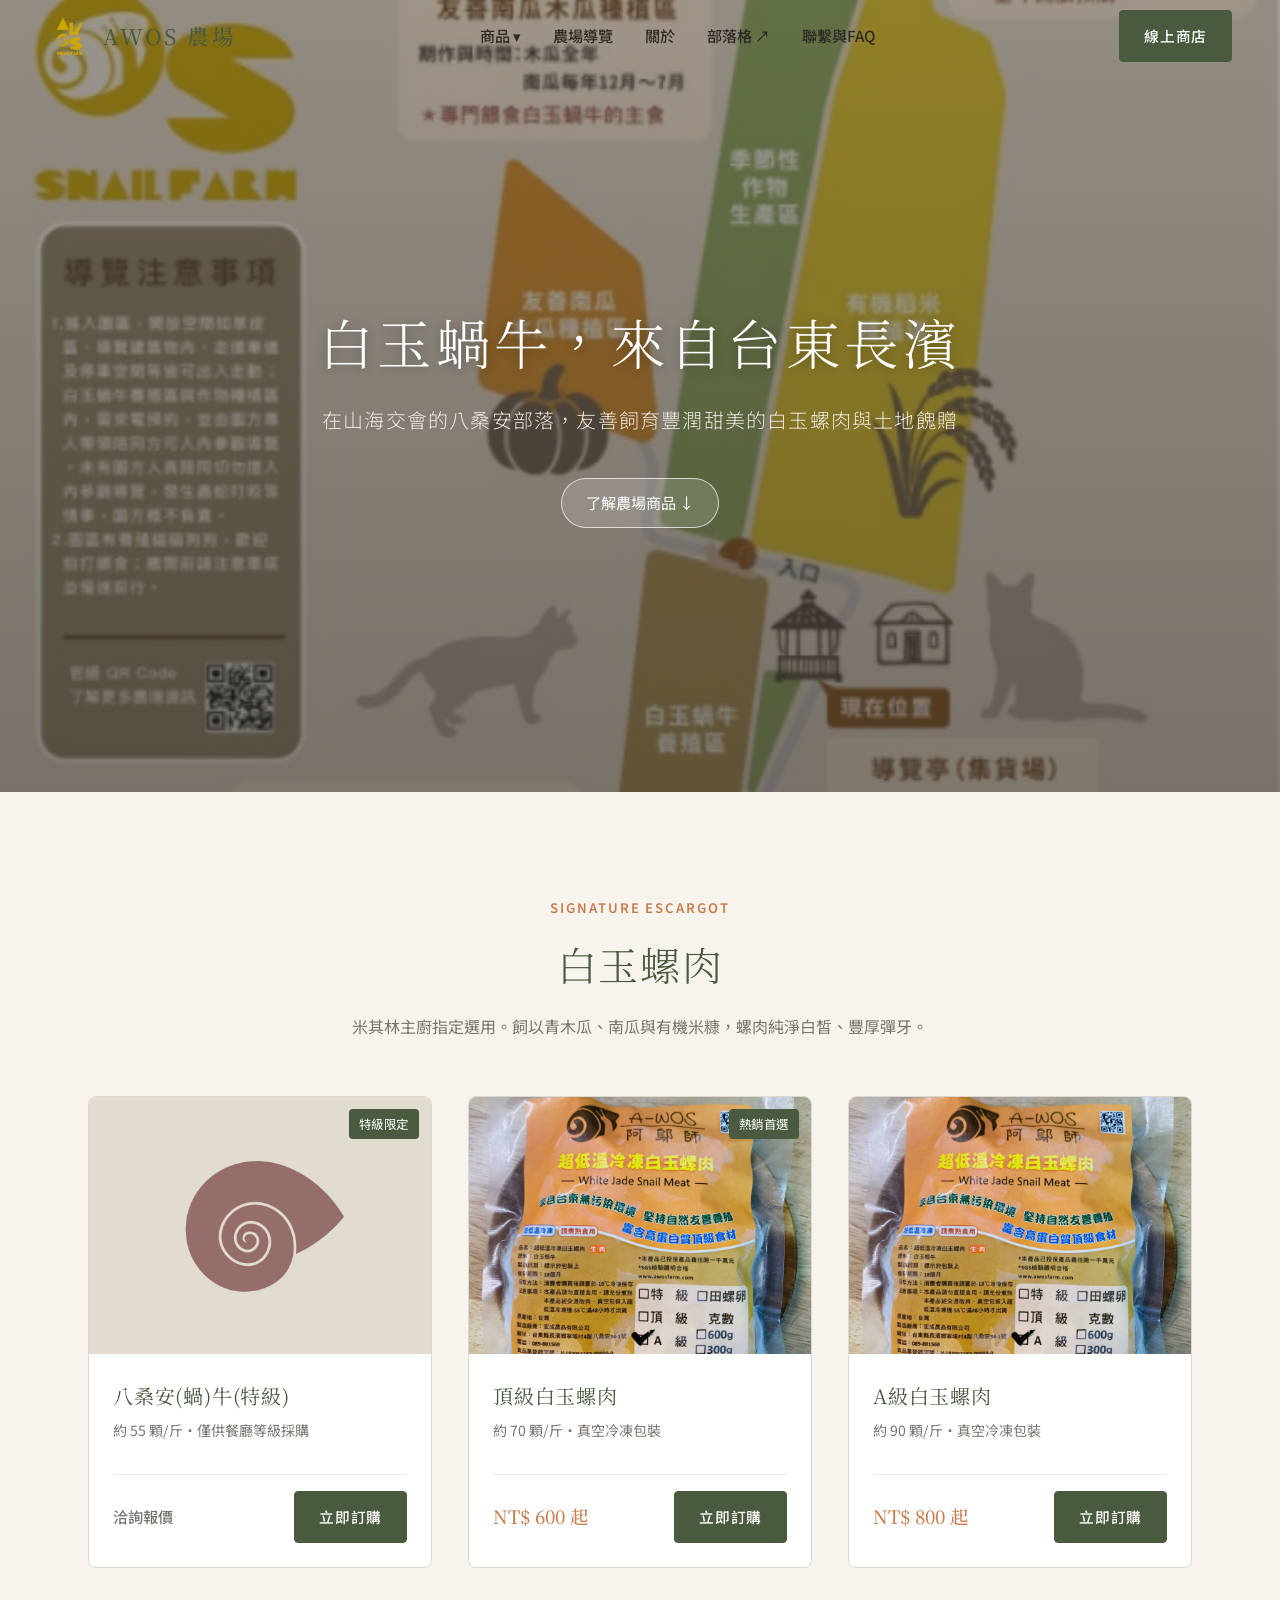
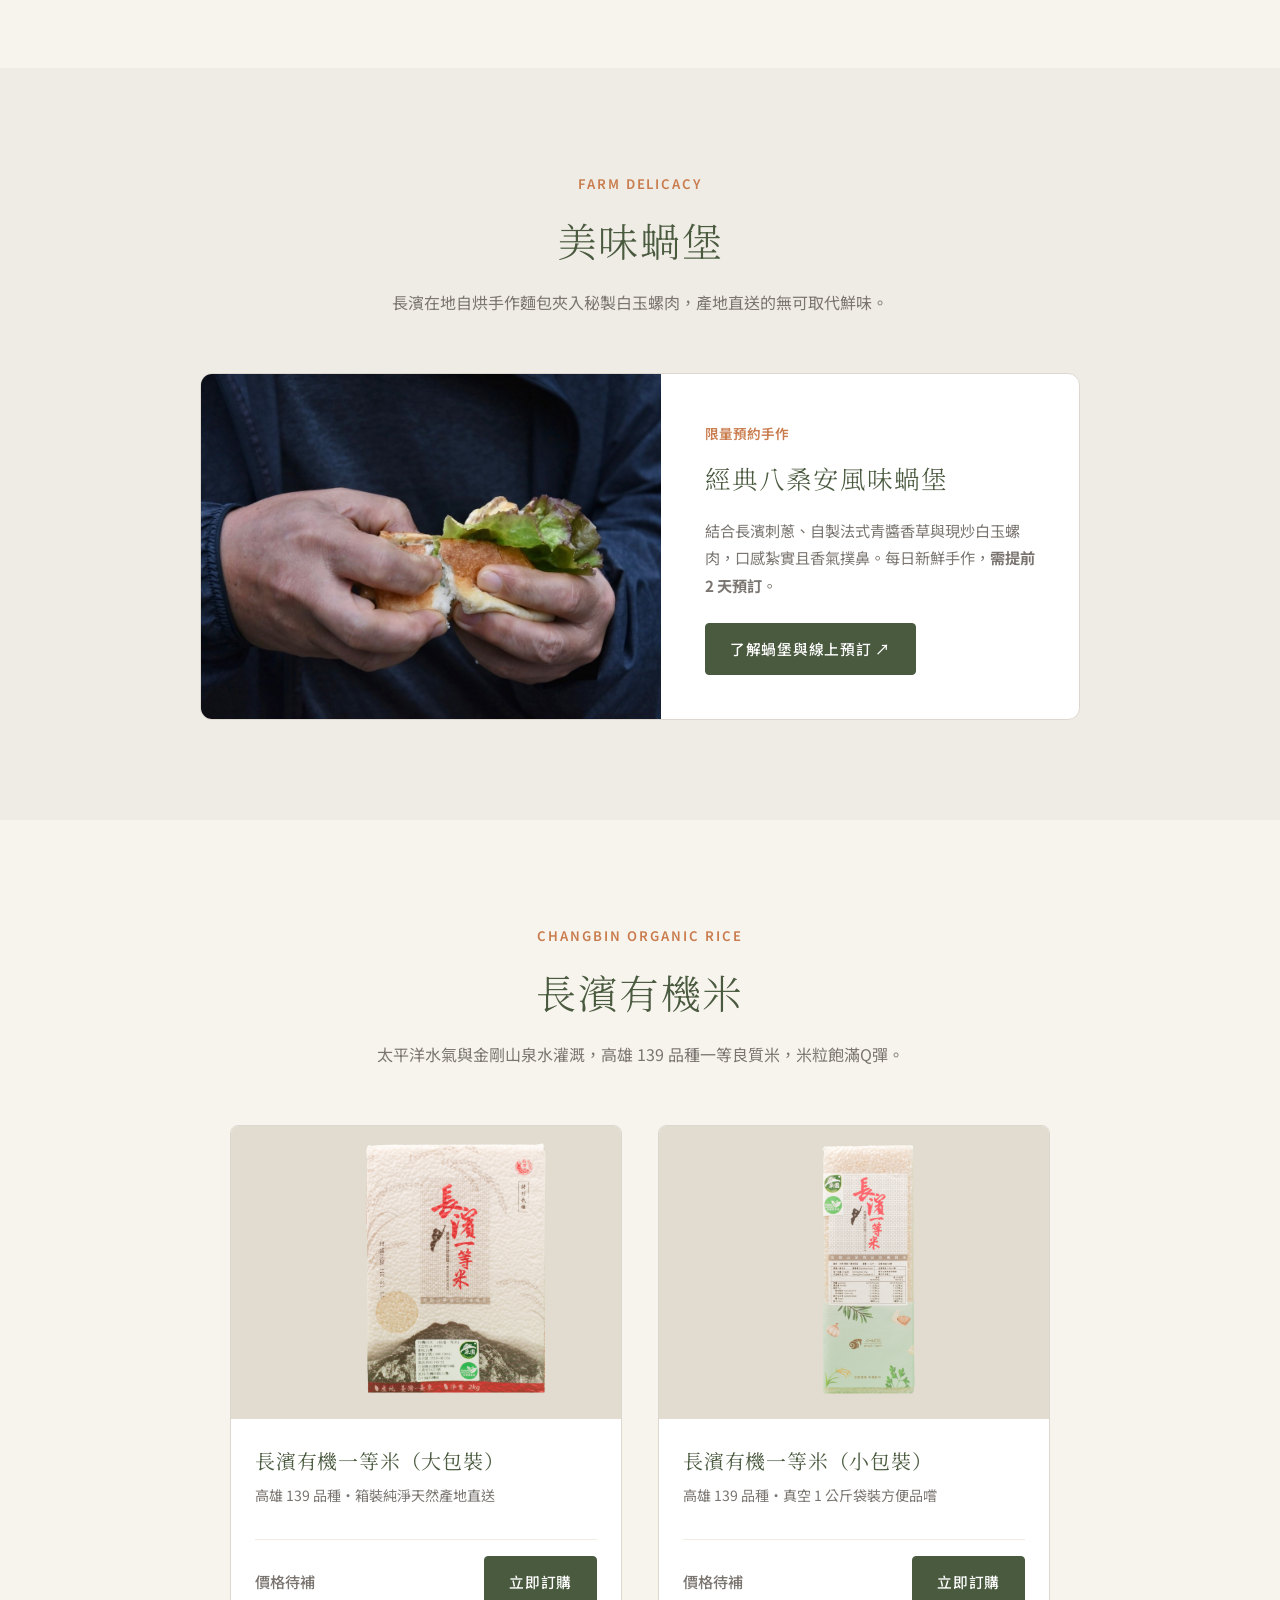
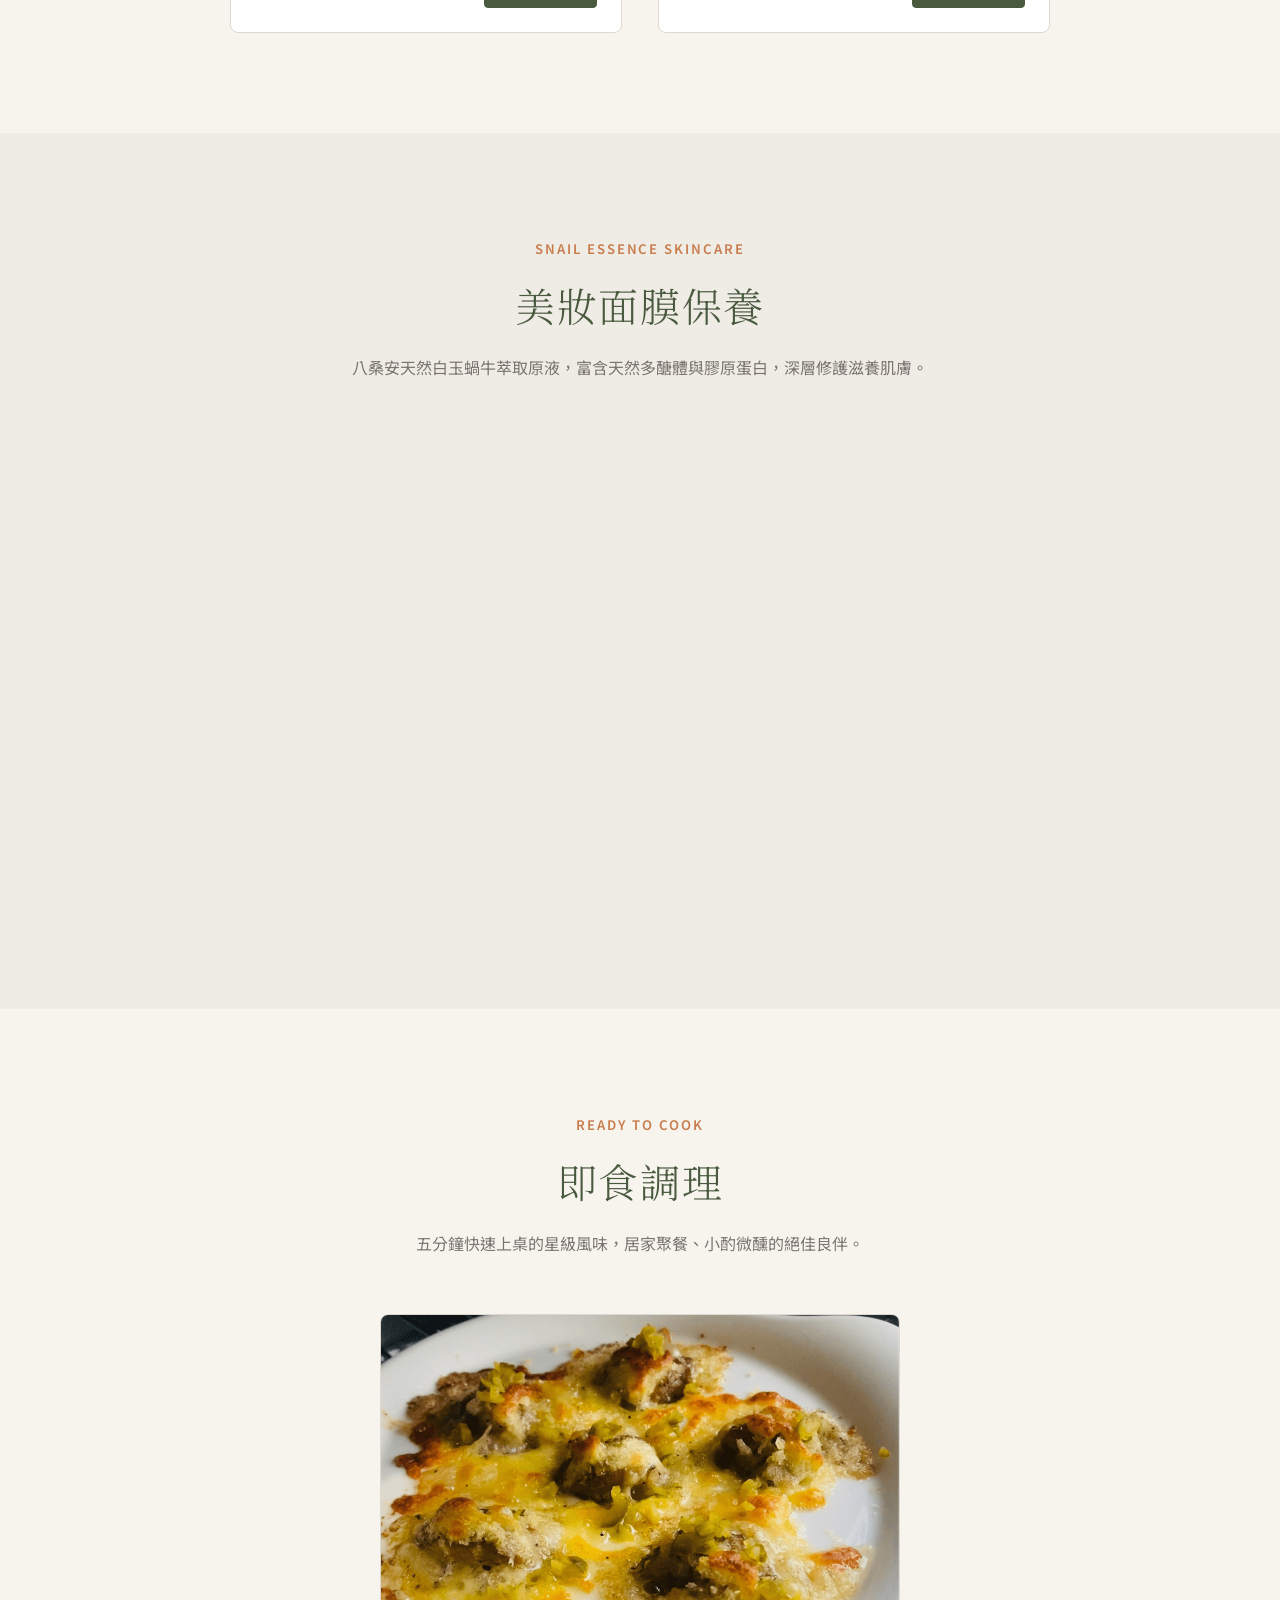
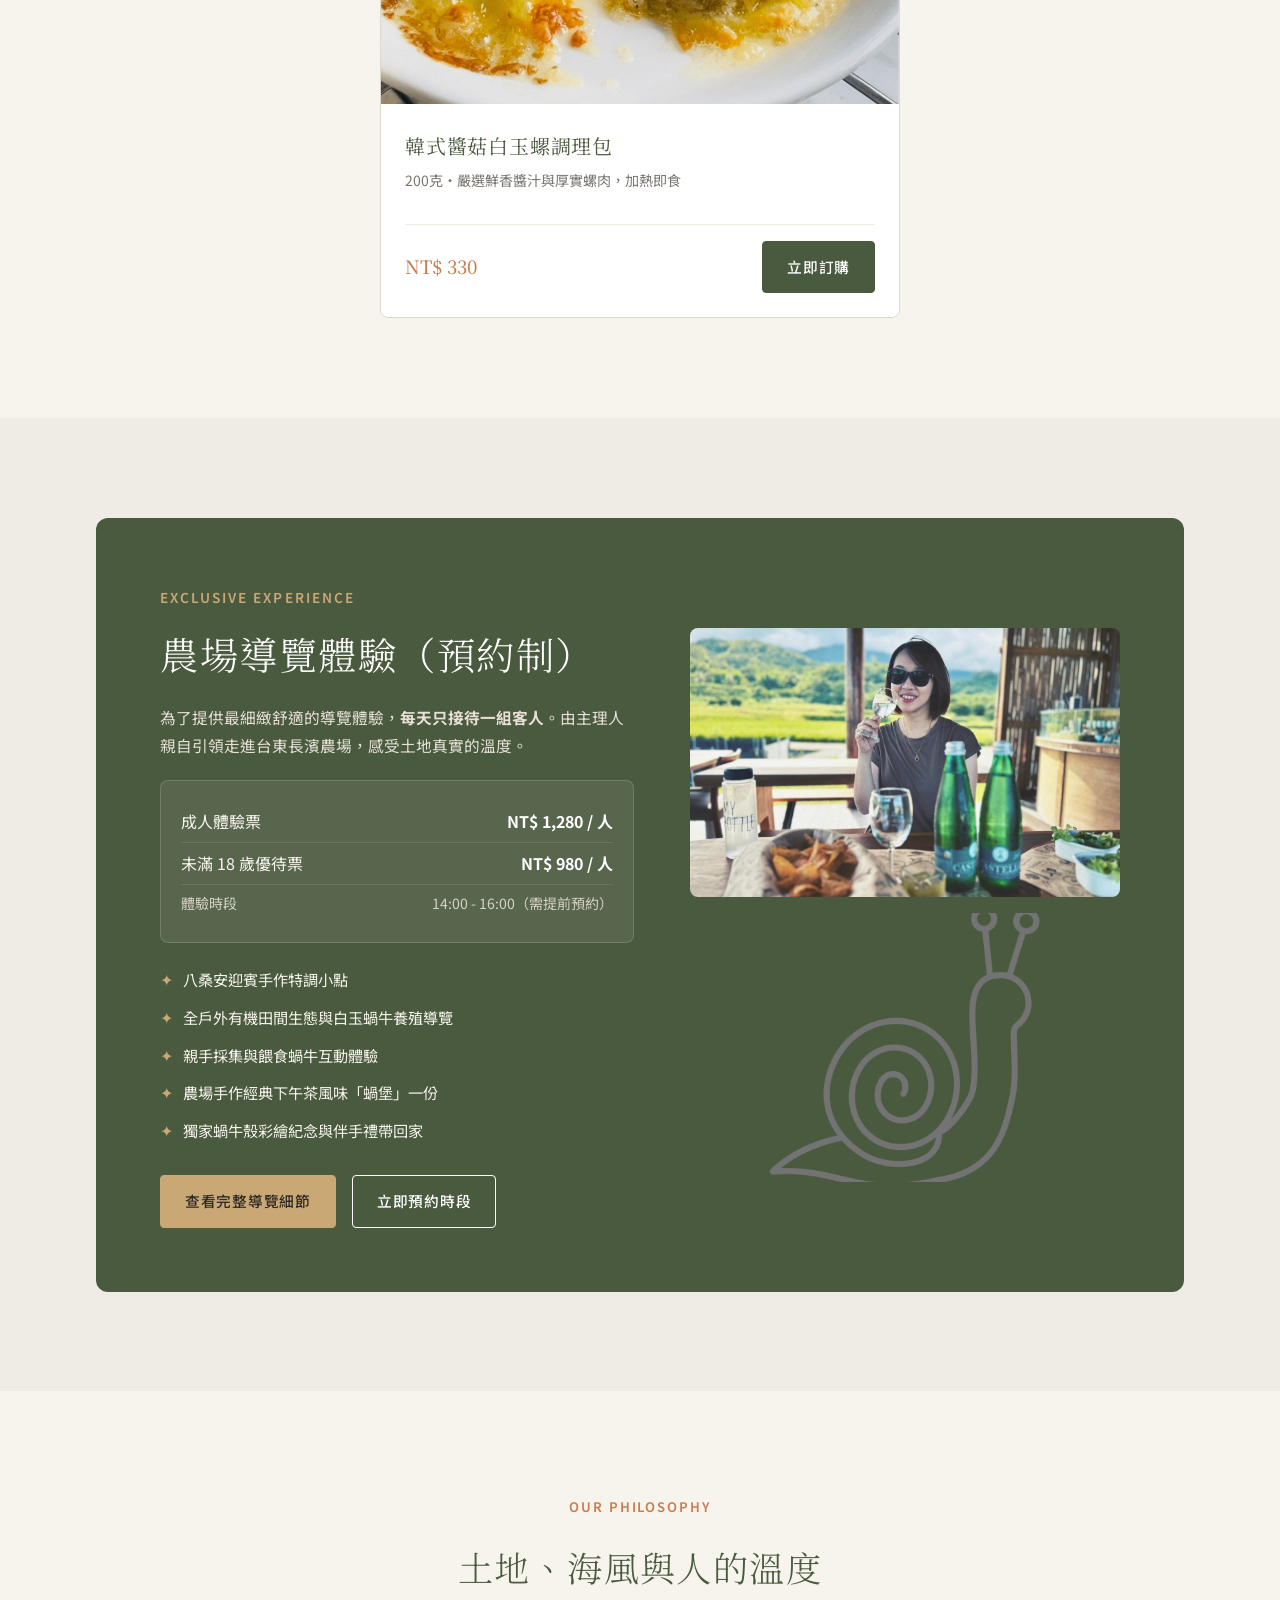
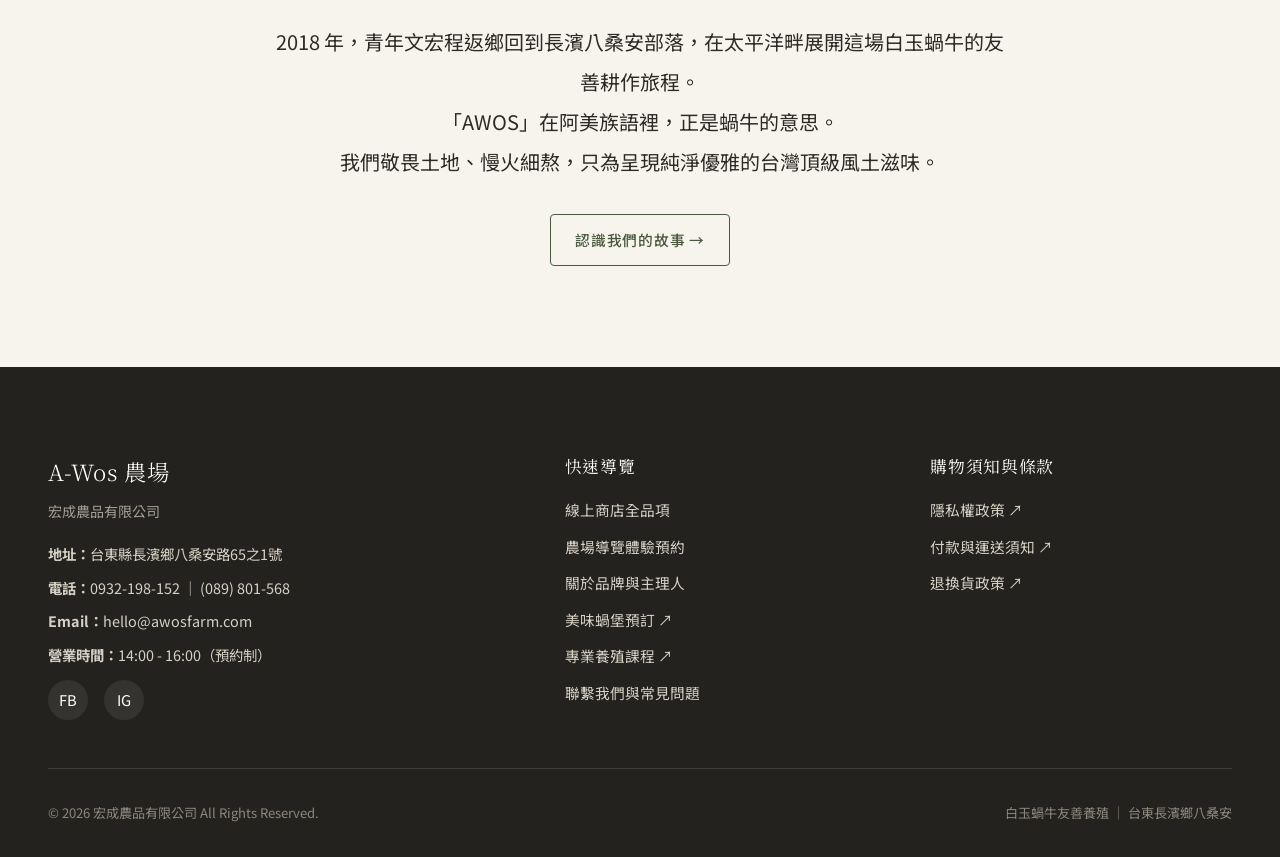
<file: index.html>
<!DOCTYPE html>
<html lang="zh-Hant-TW">
<head>
  <meta charset="UTF-8">
  <meta name="viewport" content="width=device-width, initial-scale=1.0">
  <title>AWOS 農場 ｜ 白玉蝸牛，來自台東長濱</title>
  <meta name="description" content="AWOS 農場位於台東長濱八桑安，全戶外友善飼育白玉蝸牛、有機一等米、白玉萃取美妝與深度農場導覽體驗。">
  <meta property="og:title" content="AWOS 農場 ｜ 白玉蝸牛，來自台東長濱">
  <meta property="og:description" content="米其林餐廳首選白玉螺肉、產地直送有機米、蝸堡預約與每日限定一組農場導覽體驗。">
  <meta property="og:image" content="assets/logo_x.png">
  <meta property="og:type" content="website">
  <link rel="stylesheet" href="css/main.css">
</head>
<body>

  <!-- 固定 Header 導覽列 -->
  <header class="awos-header" id="topHeader">
    <a href="index.html" class="awos-header__logo">
      <img src="assets/logo_x.png" alt="AWOS 農場 Logo" class="awos-header__logo-img" onerror="this.style.display='none'; this.nextElementSibling.style.display='inline-flex';">
      <span class="awos-header__logo-fallback" style="display:none;">A</span>
      <span class="awos-header__logo-title">AWOS 農場</span>
    </a>

    <!-- 桌機選單 -->
    <nav class="awos-header__nav">
      <ul class="awos-nav__list">
        <li class="awos-nav__item awos-dropdown">
          <a href="shop.html" class="awos-nav__link">
            商品 ▾
          </a>
          <ul class="awos-dropdown__menu">
            <li class="awos-dropdown__item"><a href="shop.html#escargot">白玉螺肉</a></li>
            <li class="awos-dropdown__item"><a href="shop.html#bao">美味蝸堡</a></li>
            <li class="awos-dropdown__item"><a href="shop.html#rice">有機米</a></li>
            <li class="awos-dropdown__item"><a href="shop.html#cosmetics">美妝面膜</a></li>
            <li class="awos-dropdown__item"><a href="shop.html#instant">即食調理</a></li>
          </ul>
        </li>
        <li class="awos-nav__item"><a href="tour.html" class="awos-nav__link">農場導覽</a></li>
        <li class="awos-nav__item"><a href="about.html" class="awos-nav__link">關於</a></li>
        <li class="awos-nav__item"><a href="https://awosfarm.com/blog/" target="_blank" rel="noopener noreferrer" class="awos-nav__link">部落格 ↗</a></li>
        <li class="awos-nav__item"><a href="contact.html" class="awos-nav__link">聯繫與FAQ</a></li>
      </ul>
    </nav>

    <!-- 右側線上商店按鈕 & 漢堡選單 -->
    <div class="awos-header__action">
      <a href="shop.html" class="awos-btn-primary">線上商店</a>
      <button class="awos-hamburger" aria-label="選單開關" aria-expanded="false">
        <span class="awos-hamburger__line"></span>
        <span class="awos-hamburger__line"></span>
        <span class="awos-hamburger__line"></span>
      </button>
    </div>
  </header>

  <!-- 手機抽屜選單 -->
  <div class="awos-mobile-menu">
    <ul class="awos-mobile-nav">
      <li class="awos-mobile-nav__item">
        <a href="shop.html" class="awos-mobile-nav__link">商品總覽</a>
        <div class="awos-mobile-subnav">
          <a href="shop.html#escargot">白玉螺肉</a>
          <a href="shop.html#bao">美味蝸堡</a>
          <a href="shop.html#rice">有機米</a>
          <a href="shop.html#cosmetics">美妝面膜</a>
          <a href="shop.html#instant">即食調理</a>
        </div>
      </li>
      <li class="awos-mobile-nav__item"><a href="tour.html" class="awos-mobile-nav__link">農場導覽</a></li>
      <li class="awos-mobile-nav__item"><a href="about.html" class="awos-mobile-nav__link">關於 AWOS</a></li>
      <li class="awos-mobile-nav__item"><a href="https://awosfarm.com/blog/" target="_blank" rel="noopener noreferrer" class="awos-mobile-nav__link">部落格 ↗</a></li>
      <li class="awos-mobile-nav__item"><a href="contact.html" class="awos-mobile-nav__link">聯繫與FAQ</a></li>
      <li class="awos-mobile-nav__item" style="margin-top: 16px;">
        <a href="shop.html" class="awos-btn-primary" style="width: 100%;">進入線上商店</a>
      </li>
    </ul>
  </div>

  <main>
    <!-- 1. Hero 區塊（參考女兒不懂茶：大器低調，快速引導進入商品） -->
    <section class="awos-hero" style="background-image: url('assets/farm-map.png');">
      <div class="awos-hero__content awos-reveal">
        <h1 class="awos-hero__title">白玉蝸牛，來自台東長濱</h1>
        <p class="awos-hero__subtitle">在山海交會的八桑安部落，友善飼育豐潤甜美的白玉螺肉與土地餽贈</p>
        <a href="#escargot" class="awos-hero__btn">了解農場商品 ↓</a>
      </div>
    </section>

    <!-- 2. 分類快速跳轉列（sticky，捲過 Hero 才出現） -->
    <nav class="awos-sticky-nav hidden-on-hero" aria-label="商品分類導覽">
      <div class="awos-sticky-nav__inner">
        <a href="#escargot" class="awos-sticky-nav__link active">白玉螺肉</a>
        <a href="#bao" class="awos-sticky-nav__link">美味蝸堡</a>
        <a href="#rice" class="awos-sticky-nav__link">有機米</a>
        <a href="#cosmetics" class="awos-sticky-nav__link">美妝面膜</a>
        <a href="#instant" class="awos-sticky-nav__link">即食調理</a>
        <a href="#tour" class="awos-sticky-nav__link">農場導覽</a>
      </div>
    </nav>

    <!-- 3. 白玉螺肉區塊（三張卡片） -->
    <section id="escargot" class="awos-section">
      <div class="awos-section__header awos-reveal">
        <span class="awos-section__tag">SIGNATURE ESCARGOT</span>
        <h2 class="awos-section__title">白玉螺肉</h2>
        <p class="awos-section__desc">米其林主廚指定選用。飼以青木瓜、南瓜與有機米糠，螺肉純淨白皙、豐厚彈牙。</p>
      </div>

      <div class="awos-product-grid">
        <!-- 卡片 1：八桑安(蝸)牛(特級) -->
        <article class="awos-card awos-reveal">
          <div class="awos-card__img-wrap">
            <img src="assets/escargot-sample.png" alt="八桑安(蝸)牛(特級)" class="awos-card__img" onerror="this.src='assets/escargot-detail.jpg';">
            <span class="awos-card__badge">特級限定</span>
          </div>
          <div class="awos-card__body">
            <h3 class="awos-card__title">八桑安(蝸)牛(特級)</h3>
            <p class="awos-card__spec">約 55 顆/斤・僅供餐廳等級採購</p>
            <div class="awos-card__footer">
              <span class="awos-card__price awos-card__price--inquiry">洽詢報價</span>
              <a href="contact.html#contact-placeholder" class="awos-btn-primary">立即訂購</a>
            </div>
          </div>
        </article>

        <!-- 卡片 2：頂級白玉螺肉 -->
        <article class="awos-card awos-reveal">
          <div class="awos-card__img-wrap">
            <img src="assets/escargot-detail.jpg" alt="頂級白玉螺肉" class="awos-card__img">
            <span class="awos-card__badge">熱銷首選</span>
          </div>
          <div class="awos-card__body">
            <h3 class="awos-card__title">頂級白玉螺肉</h3>
            <p class="awos-card__spec">約 70 顆/斤・真空冷凍包裝</p>
            <div class="awos-card__footer">
              <span class="awos-card__price">NT$ 600 起</span>
              <a href="contact.html#contact-placeholder" class="awos-btn-primary">立即訂購</a>
            </div>
          </div>
        </article>

        <!-- 卡片 3：A級白玉螺肉 -->
        <article class="awos-card awos-reveal">
          <div class="awos-card__img-wrap">
            <img src="assets/escargot-detail.jpg" alt="A級白玉螺肉" class="awos-card__img">
          </div>
          <div class="awos-card__body">
            <h3 class="awos-card__title">A級白玉螺肉</h3>
            <p class="awos-card__spec">約 90 顆/斤・真空冷凍包裝</p>
            <div class="awos-card__footer">
              <span class="awos-card__price">NT$ 800 起</span>
              <a href="contact.html#contact-placeholder" class="awos-btn-primary">立即訂購</a>
            </div>
          </div>
        </article>
      </div>
    </section>

    <!-- 4. 美味蝸堡區塊（一張卡片，連到 awosfarm.com/bao/） -->
    <section id="bao" class="awos-section awos-section--alt">
      <div class="awos-section__inner">
        <div class="awos-section__header awos-reveal">
          <span class="awos-section__tag">FARM DELICACY</span>
          <h2 class="awos-section__title">美味蝸堡</h2>
          <p class="awos-section__desc">長濱在地自烘手作麵包夾入秘製白玉螺肉，產地直送的無可取代鮮味。</p>
        </div>

        <article class="awos-bao-card awos-reveal">
          <div class="awos-bao-card__img-wrap">
            <img src="assets/bao-hero.jpg" alt="AWOS 秘製美味蝸堡" class="awos-bao-card__img">
          </div>
          <div class="awos-bao-card__body">
            <span style="color: var(--awos-accent); font-size: 0.85rem; font-weight: 600;">限量預約手作</span>
            <h3 style="font-size: 1.6rem; margin: 8px 0 16px; color: var(--awos-primary);">經典八桑安風味蝸堡</h3>
            <p style="color: var(--awos-text-muted); font-size: 0.95rem; margin-bottom: 24px; line-height: 1.8;">
              結合長濱刺蔥、自製法式青醬香草與現炒白玉螺肉，口感紮實且香氣撲鼻。每日新鮮手作，<strong>需提前 2 天預訂</strong>。
            </p>
            <a href="https://awosfarm.com/bao/" target="_blank" rel="noopener noreferrer" class="awos-btn-primary">
              了解蝸堡與線上預訂 ↗
            </a>
          </div>
        </article>
      </div>
    </section>

    <!-- 5. 有機米區塊（大/小包裝） -->
    <section id="rice" class="awos-section">
      <div class="awos-section__header awos-reveal">
        <span class="awos-section__tag">CHANGBIN ORGANIC RICE</span>
        <h2 class="awos-section__title">長濱有機米</h2>
        <p class="awos-section__desc">太平洋水氣與金剛山泉水灌溉，高雄 139 品種一等良質米，米粒飽滿Q彈。</p>
      </div>

      <div class="awos-product-grid" style="grid-template-columns: repeat(2, 1fr); max-width: 820px; margin: 0 auto;">
        <!-- 有機米 大包裝 -->
        <article class="awos-card awos-reveal">
          <div class="awos-card__img-wrap">
            <img src="assets/rice-2kg.png" alt="長濱有機一等米(大)" class="awos-card__img">
          </div>
          <div class="awos-card__body">
            <h3 class="awos-card__title">長濱有機一等米（大包裝）</h3>
            <p class="awos-card__spec">高雄 139 品種・箱裝純淨天然產地直送</p>
            <div class="awos-card__footer">
              <span class="awos-card__price awos-card__price--inquiry">價格待補</span>
              <a href="contact.html#contact-placeholder" class="awos-btn-primary">立即訂購</a>
            </div>
          </div>
        </article>

        <!-- 有機米 小包裝 -->
        <article class="awos-card awos-reveal">
          <div class="awos-card__img-wrap">
            <img src="assets/rice-1kg.png" alt="長濱有機一等米(小)" class="awos-card__img">
          </div>
          <div class="awos-card__body">
            <h3 class="awos-card__title">長濱有機一等米（小包裝）</h3>
            <p class="awos-card__spec">高雄 139 品種・真空 1 公斤袋裝方便品嚐</p>
            <div class="awos-card__footer">
              <span class="awos-card__price awos-card__price--inquiry">價格待補</span>
              <a href="contact.html#contact-placeholder" class="awos-btn-primary">立即訂購</a>
            </div>
          </div>
        </article>
      </div>
    </section>

    <!-- 6. 美妝面膜區塊（三張卡片） -->
    <section id="cosmetics" class="awos-section awos-section--alt">
      <div class="awos-section__inner">
        <div class="awos-section__header awos-reveal">
          <span class="awos-section__tag">SNAIL ESSENCE SKINCARE</span>
          <h2 class="awos-section__title">美妝面膜保養</h2>
          <p class="awos-section__desc">八桑安天然白玉蝸牛萃取原液，富含天然多醣體與膠原蛋白，深層修護滋養肌膚。</p>
        </div>

        <div class="awos-product-grid">
          <!-- 賦活精萃露 -->
          <article class="awos-card awos-reveal">
            <div class="awos-card__img-wrap">
              <img src="assets/essence.png" alt="賦活精萃露" class="awos-card__img">
            </div>
            <div class="awos-card__body">
              <h3 class="awos-card__title">賦活精萃露</h3>
              <p class="awos-card__spec">白玉蝸牛萃取原液・滴滴晶純深層滲透</p>
              <div class="awos-card__footer">
                <span class="awos-card__price awos-card__price--inquiry">價格待補</span>
                <a href="contact.html#contact-placeholder" class="awos-btn-primary">立即訂購</a>
              </div>
            </div>
          </article>

          <!-- 緊緻撫紋面膜 -->
          <article class="awos-card awos-reveal">
            <div class="awos-card__img-wrap">
              <img src="assets/cosmetics-2.jpg" alt="緊緻撫紋面膜" class="awos-card__img">
            </div>
            <div class="awos-card__body">
              <h3 class="awos-card__title">緊緻撫紋面膜</h3>
              <p class="awos-card__spec">密集緊緻彈潤配方・修護撫平細紋</p>
              <div class="awos-card__footer">
                <span class="awos-card__price awos-card__price--inquiry">價格待補</span>
                <a href="contact.html#contact-placeholder" class="awos-btn-primary">立即訂購</a>
              </div>
            </div>
          </article>

          <!-- 保濕活顏面膜 -->
          <article class="awos-card awos-reveal">
            <div class="awos-card__img-wrap">
              <img src="assets/cosmetics-1.jpg" alt="保濕活顏面膜" class="awos-card__img">
            </div>
            <div class="awos-card__body">
              <h3 class="awos-card__title">保濕活顏面膜</h3>
              <p class="awos-card__spec">高效玻尿酸與天然蝸牛萃取結合・長效鎖水透亮</p>
              <div class="awos-card__footer">
                <span class="awos-card__price awos-card__price--inquiry">價格待補</span>
                <a href="contact.html#contact-placeholder" class="awos-btn-primary">立即訂購</a>
              </div>
            </div>
          </article>
        </div>
      </div>
    </section>

    <!-- 7. 即食調理區塊 -->
    <section id="instant" class="awos-section">
      <div class="awos-section__header awos-reveal">
        <span class="awos-section__tag">READY TO COOK</span>
        <h2 class="awos-section__title">即食調理</h2>
        <p class="awos-section__desc">五分鐘快速上桌的星級風味，居家聚餐、小酌微醺的絕佳良伴。</p>
      </div>

      <div class="awos-product-grid" style="grid-template-columns: 1fr; max-width: 520px; margin: 0 auto;">
        <article class="awos-card awos-reveal">
          <div class="awos-card__img-wrap">
            <img src="assets/baked-escargot.png" alt="韓式醬菇白玉螺調理包" class="awos-card__img">
          </div>
          <div class="awos-card__body">
            <h3 class="awos-card__title">韓式醬菇白玉螺調理包</h3>
            <p class="awos-card__spec">200克・嚴選鮮香醬汁與厚實螺肉，加熱即食</p>
            <div class="awos-card__footer">
              <span class="awos-card__price">NT$ 330</span>
              <a href="contact.html#contact-placeholder" class="awos-btn-primary">立即訂購</a>
            </div>
          </div>
        </article>
      </div>
    </section>

    <!-- 8. 農場導覽體驗（獨立預約制區塊） -->
    <section id="tour" class="awos-section awos-section--alt">
      <div class="awos-section__inner">
        <div class="awos-tour-block awos-reveal">
          <div class="awos-tour__info">
            <span style="color: var(--awos-secondary); font-size: 0.85rem; font-weight: 600; letter-spacing: 0.15em;">EXCLUSIVE EXPERIENCE</span>
            <h2 style="font-size: clamp(1.8rem, 3.5vw, 2.4rem); margin: 8px 0 16px;">農場導覽體驗（預約制）</h2>
            <p style="color: #E6E0D6; font-size: 0.98rem; line-height: 1.8; margin-bottom: 20px;">
              為了提供最細緻舒適的導覽體驗，<strong>每天只接待一組客人</strong>。由主理人親自引領走進台東長濱農場，感受土地真實的溫度。
            </p>

            <div class="awos-tour__pricing">
              <div class="awos-tour__price-row">
                <span>成人體驗票</span>
                <strong style="color: #FFF;">NT$ 1,280 / 人</strong>
              </div>
              <div class="awos-tour__price-row">
                <span>未滿 18 歲優待票</span>
                <strong style="color: #FFF;">NT$ 980 / 人</strong>
              </div>
              <div class="awos-tour__price-row" style="font-size: 0.88rem; color: #D6D0C5;">
                <span>體驗時段</span>
                <span>14:00 - 16:00（需提前預約）</span>
              </div>
            </div>

            <ul class="awos-tour__highlights">
              <li class="awos-tour__highlight-item">八桑安迎賓手作特調小點</li>
              <li class="awos-tour__highlight-item">全戶外有機田間生態與白玉蝸牛養殖導覽</li>
              <li class="awos-tour__highlight-item">親手採集與餵食蝸牛互動體驗</li>
              <li class="awos-tour__highlight-item">農場手作經典下午茶風味「蝸堡」一份</li>
              <li class="awos-tour__highlight-item">獨家蝸牛殼彩繪紀念與伴手禮帶回家</li>
            </ul>

            <div style="display: flex; gap: 16px; flex-wrap: wrap;">
              <a href="tour.html" class="awos-btn-primary" style="background: var(--awos-secondary); border-color: var(--awos-secondary); color: #2E2A24 !important;">
                查看完整導覽細節
              </a>
              <a href="contact.html#contact-placeholder" class="awos-btn-secondary" style="border-color: #FFFFFF; color: #FFFFFF !important;">
                立即預約時段
              </a>
            </div>
          </div>

          <div class="awos-tour__img-gallery">
            <div class="awos-tour__img-wrap">
              <img src="assets/tour-guest.jpg" alt="遊客農場體驗畫面">
            </div>
            <div class="awos-tour__img-wrap">
              <img src="assets/tour.png" alt="農場自然風光與生態導覽">
            </div>
          </div>
        </div>
      </div>
    </section>

    <!-- 9. 品牌故事精簡區 -->
    <section class="awos-story-preview awos-reveal">
      <span class="awos-section__tag">OUR PHILOSOPHY</span>
      <h2 style="font-size: 2.2rem; margin: 8px 0 24px;">土地、海風與人的溫度</h2>
      <p class="awos-story-preview__text">
        2018 年，青年文宏程返鄉回到長濱八桑安部落，在太平洋畔展開這場白玉蝸牛的友善耕作旅程。<br>
        「AWOS」在阿美族語裡，正是蝸牛的意思。<br>
        我們敬畏土地、慢火細熬，只為呈現純淨優雅的台灣頂級風土滋味。
      </p>
      <a href="about.html" class="awos-btn-secondary">認識我們的故事 →</a>
    </section>
  </main>

  <!-- 全站共用 Footer -->
  <footer class="awos-footer">
    <div class="awos-footer__inner">
      <div>
        <h3 class="awos-footer__brand-title">A-Wos 農場</h3>
        <p class="awos-footer__company">宏成農品有限公司</p>
        <ul class="awos-footer__info-list">
          <li><strong>地址：</strong>台東縣長濱鄉八桑安路65之1號</li>
          <li><strong>電話：</strong>0932-198-152 ｜ (089) 801-568</li>
          <li><strong>Email：</strong>hello@awosfarm.com</li>
          <li><strong>營業時間：</strong>14:00 - 16:00（預約制）</li>
        </ul>
        <div class="awos-footer__social">
          <a href="https://www.facebook.com/awossnailfarm" target="_blank" rel="noopener noreferrer" aria-label="Facebook">FB</a>
          <a href="https://www.instagram.com/awos_farm" target="_blank" rel="noopener noreferrer" aria-label="Instagram">IG</a>
        </div>
      </div>

      <div>
        <h4 class="awos-footer__title">快速導覽</h4>
        <ul class="awos-footer__links">
          <li><a href="shop.html">線上商店全品項</a></li>
          <li><a href="tour.html">農場導覽體驗預約</a></li>
          <li><a href="about.html">關於品牌與主理人</a></li>
          <li><a href="https://awosfarm.com/bao/" target="_blank" rel="noopener noreferrer">美味蝸堡預訂 ↗</a></li>
          <li><a href="https://awosfarm.com/learn-from-the-best/" target="_blank" rel="noopener noreferrer">專業養殖課程 ↗</a></li>
          <li><a href="contact.html">聯繫我們與常見問題</a></li>
        </ul>
      </div>

      <div>
        <h4 class="awos-footer__title">購物須知與條款</h4>
        <ul class="awos-footer__links">
          <li><a href="https://awosfarm.com/privacy-policy/" target="_blank" rel="noopener noreferrer">隱私權政策 ↗</a></li>
          <li><a href="https://awosfarm.com/payment-and-delivery/" target="_blank" rel="noopener noreferrer">付款與運送須知 ↗</a></li>
          <li><a href="https://awosfarm.com/refund-and-returns-policy/" target="_blank" rel="noopener noreferrer">退換貨政策 ↗</a></li>
        </ul>
      </div>
    </div>

    <div class="awos-footer__bottom">
      <p>© 2026 宏成農品有限公司 All Rights Reserved.</p>
      <p>白玉蝸牛友善養殖 ｜ 台東長濱鄉八桑安</p>
    </div>
  </footer>

  <script src="js/main.js"></script>
</body>
</html>
</file>
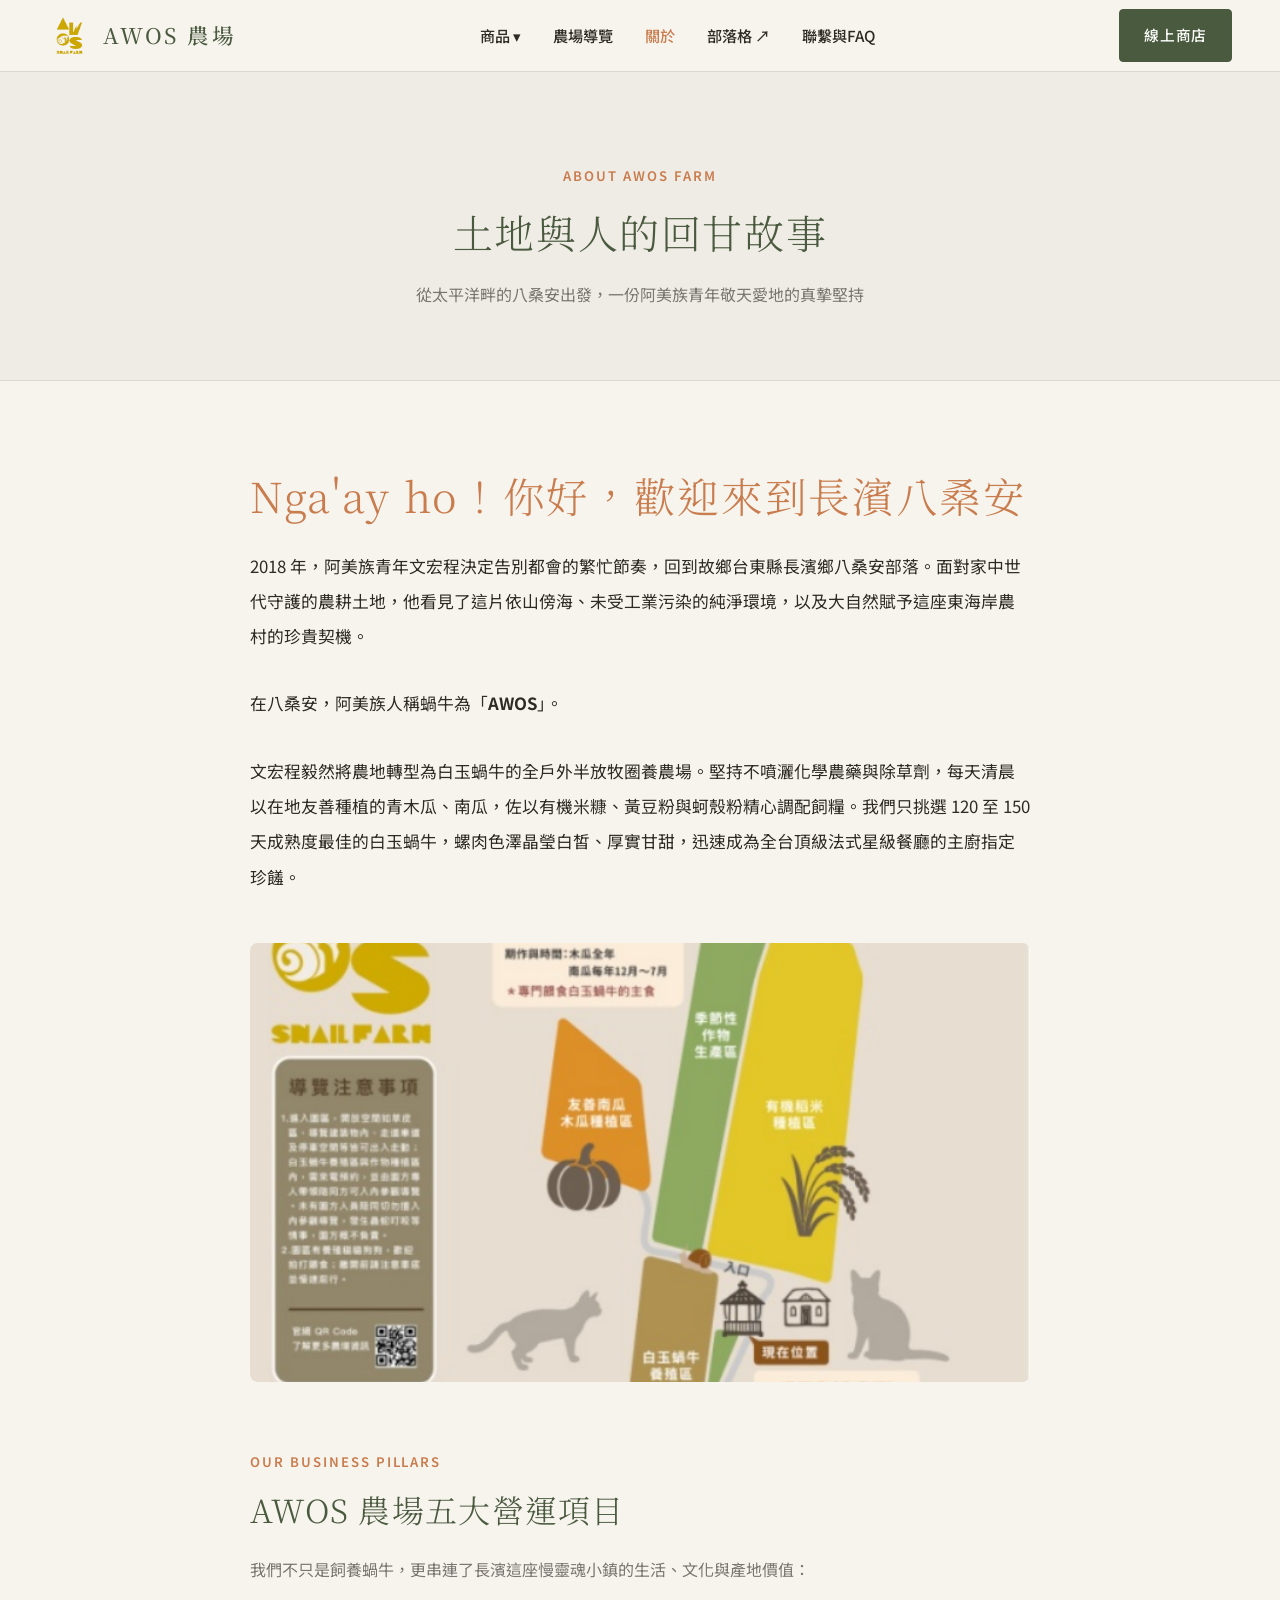
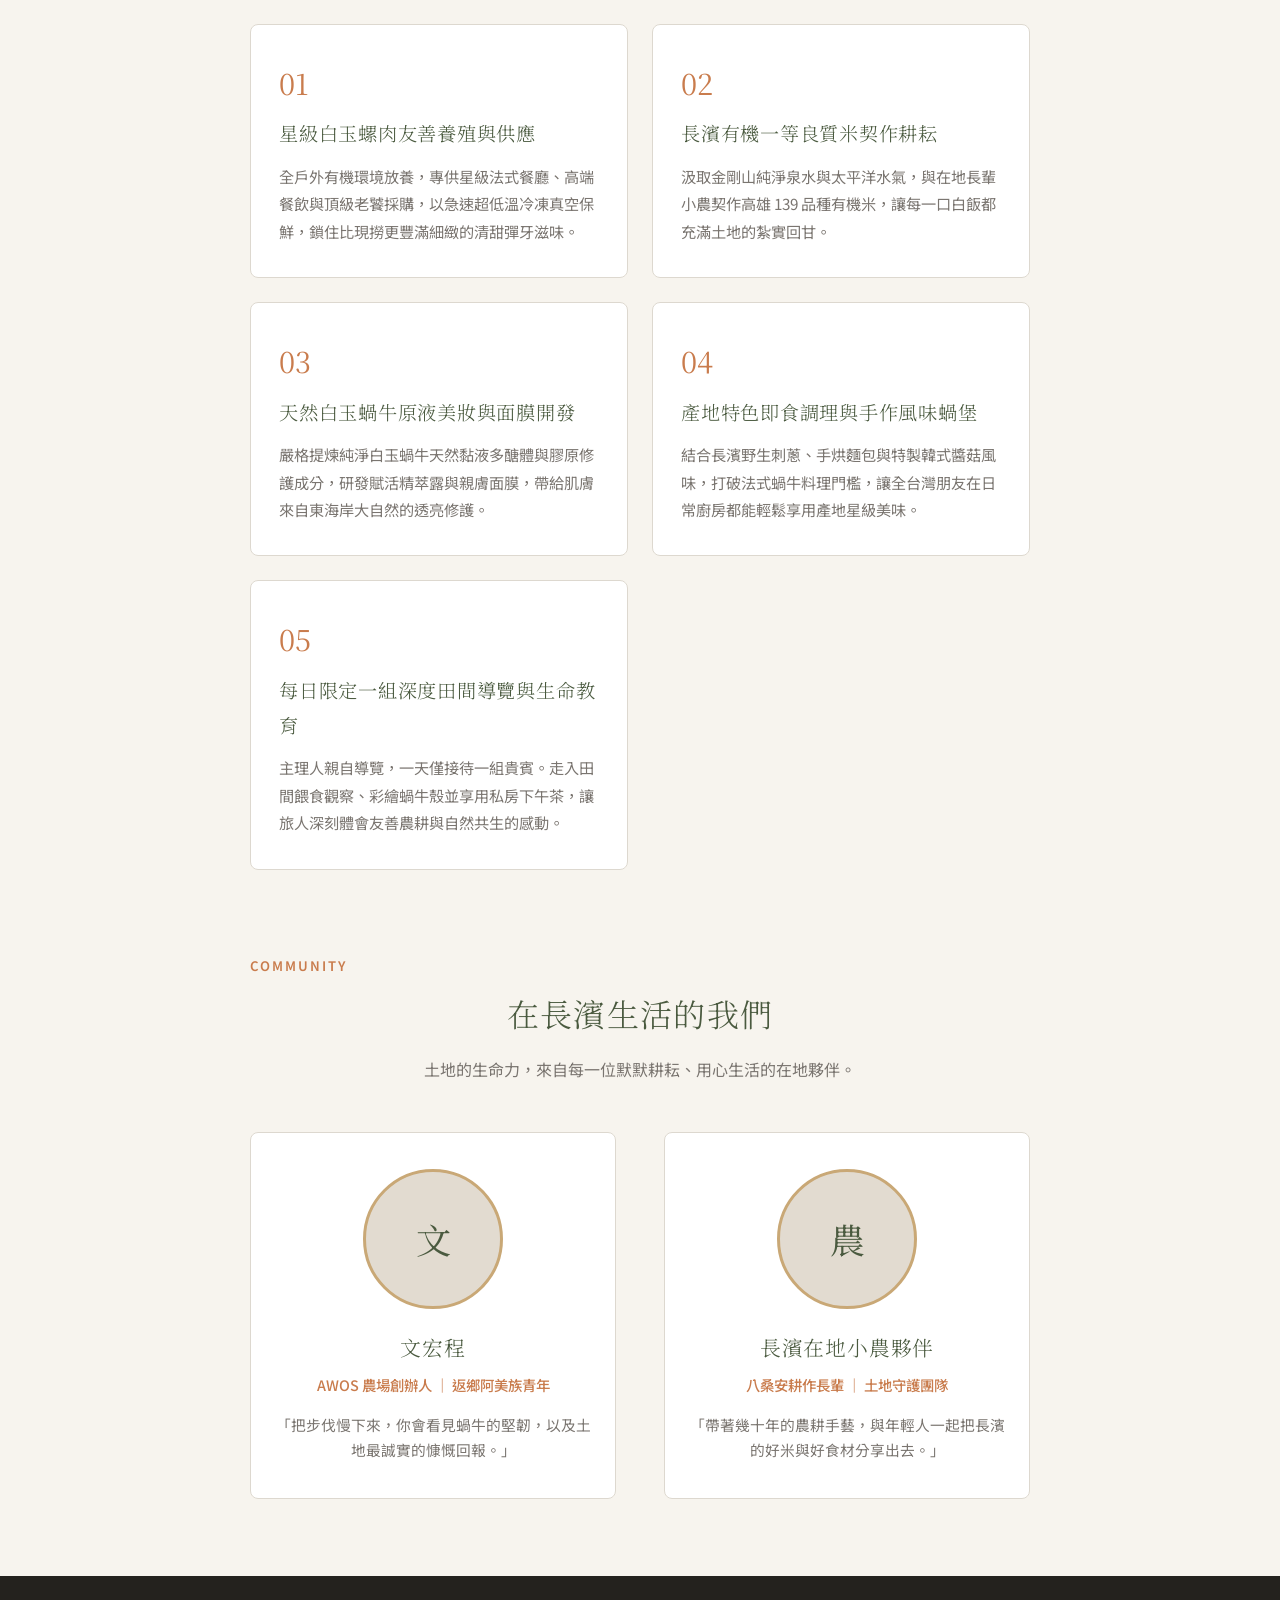
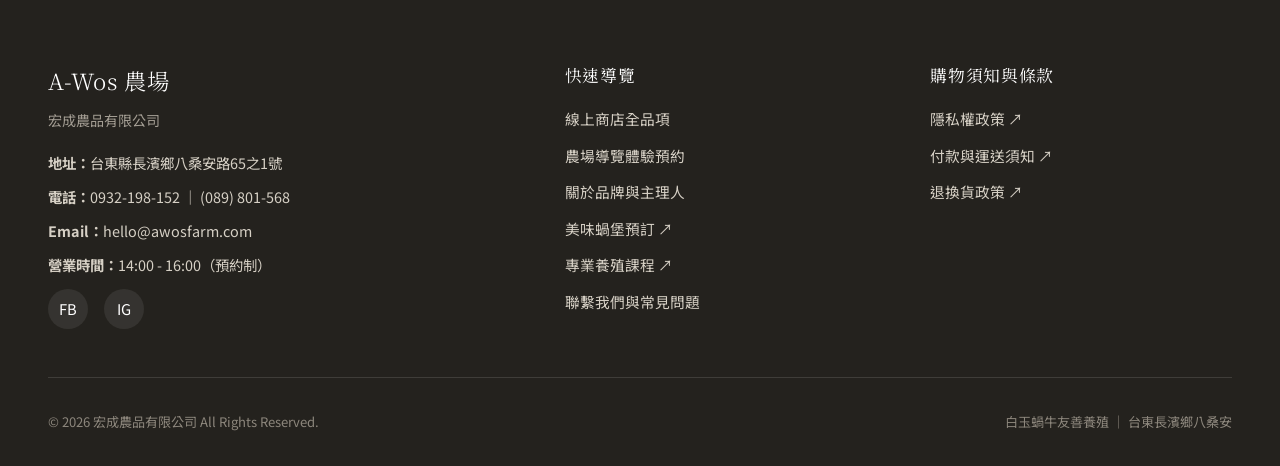
<file: about.html>
<!DOCTYPE html>
<html lang="zh-Hant-TW">
<head>
  <meta charset="UTF-8">
  <meta name="viewport" content="width=device-width, initial-scale=1.0">
  <title>品牌故事 ｜ AWOS 農場 - 台東長濱白玉蝸牛</title>
  <meta name="description" content="Nga'ay ho！2018年阿美族青年文宏程返鄉長濱八桑安，以阿美族語蝸牛「AWOS」為名，打造全台灣首屈一指的友善戶外白玉蝸牛農場。">
  <meta property="og:title" content="品牌故事 ｜ AWOS 農場">
  <meta property="og:description" content="阿美族返鄉青年的土地溫暖堅持，五大營運項目與長濱小農共好生活。">
  <meta property="og:image" content="assets/farm-map.png">
  <meta property="og:type" content="article">
  <link rel="stylesheet" href="css/main.css">
  <style>
    .about-hero {
      padding: clamp(120px, 15vw, 160px) clamp(20px, 4vw, 48px) clamp(48px, 6vw, 72px);
      text-align: center;
      background: var(--awos-alt-bg);
      border-bottom: 1px solid var(--awos-border);
    }
    .about-story-block {
      max-width: 820px;
      margin: 0 auto;
      padding: clamp(48px, 6vw, 80px) 20px;
    }
    .about-greeting {
      font-family: var(--font-heading);
      font-size: clamp(1.8rem, 3.5vw, 2.6rem);
      color: var(--awos-accent);
      margin-bottom: 16px;
    }
    .about-prose {
      font-size: 1.05rem;
      line-height: 2.1;
      color: var(--awos-text);
      margin-bottom: 32px;
    }
    .about-pillars {
      display: grid;
      grid-template-columns: repeat(auto-fit, minmax(280px, 1fr));
      gap: 24px;
      margin-top: 40px;
    }
    .pillar-card {
      background: #FFFFFF;
      border: 1px solid var(--awos-border);
      border-radius: 8px;
      padding: 32px 28px;
      transition: transform 0.25s ease;
    }
    .pillar-card:hover {
      transform: translateY(-4px);
    }
    .pillar-num {
      font-family: var(--font-heading);
      font-size: 1.8rem;
      color: var(--awos-accent);
      margin-bottom: 8px;
      font-weight: 400;
    }
    .pillar-title {
      font-size: 1.2rem;
      margin-bottom: 12px;
      color: var(--awos-primary);
    }
    .pillar-text {
      font-size: 0.95rem;
      color: var(--awos-text-muted);
      line-height: 1.8;
    }
    .team-grid {
      display: grid;
      grid-template-columns: repeat(2, 1fr);
      gap: clamp(24px, 4vw, 48px);
      max-width: 800px;
      margin: 48px auto 0;
    }
    @media (max-width: 640px) {
      .team-grid {
        grid-template-columns: 1fr;
      }
    }
    .team-card {
      text-align: center;
      background: #FFFFFF;
      border: 1px solid var(--awos-border);
      border-radius: 8px;
      padding: 36px 24px;
    }
    .team-avatar {
      width: 140px;
      height: 140px;
      border-radius: 50%;
      background: #E2DBD0;
      margin: 0 auto 20px;
      overflow: hidden;
      display: flex;
      align-items: center;
      justify-content: center;
      border: 3px solid var(--awos-secondary);
    }
    .team-avatar img {
      width: 100%;
      height: 100%;
      object-fit: cover;
    }
  </style>
</head>
<body>

  <!-- 固定 Header -->
  <header class="awos-header solid-bg">
    <a href="index.html" class="awos-header__logo">
      <img src="assets/logo_x.png" alt="AWOS 農場 Logo" class="awos-header__logo-img" onerror="this.style.display='none'; this.nextElementSibling.style.display='inline-flex';">
      <span class="awos-header__logo-fallback" style="display:none;">A</span>
      <span class="awos-header__logo-title">AWOS 農場</span>
    </a>

    <nav class="awos-header__nav">
      <ul class="awos-nav__list">
        <li class="awos-nav__item awos-dropdown">
          <a href="shop.html" class="awos-nav__link">商品 ▾</a>
          <ul class="awos-dropdown__menu">
            <li class="awos-dropdown__item"><a href="shop.html#escargot">白玉螺肉</a></li>
            <li class="awos-dropdown__item"><a href="shop.html#bao">美味蝸堡</a></li>
            <li class="awos-dropdown__item"><a href="shop.html#rice">有機米</a></li>
            <li class="awos-dropdown__item"><a href="shop.html#cosmetics">美妝面膜</a></li>
            <li class="awos-dropdown__item"><a href="shop.html#instant">即食調理</a></li>
          </ul>
        </li>
        <li class="awos-nav__item"><a href="tour.html" class="awos-nav__link">農場導覽</a></li>
        <li class="awos-nav__item"><a href="about.html" class="awos-nav__link active">關於</a></li>
        <li class="awos-nav__item"><a href="https://awosfarm.com/blog/" target="_blank" rel="noopener noreferrer" class="awos-nav__link">部落格 ↗</a></li>
        <li class="awos-nav__item"><a href="contact.html" class="awos-nav__link">聯繫與FAQ</a></li>
      </ul>
    </nav>

    <div class="awos-header__action">
      <a href="shop.html" class="awos-btn-primary">線上商店</a>
      <button class="awos-hamburger" aria-label="選單開關" aria-expanded="false">
        <span class="awos-hamburger__line"></span>
        <span class="awos-hamburger__line"></span>
        <span class="awos-hamburger__line"></span>
      </button>
    </div>
  </header>

  <!-- 手機抽屜選單 -->
  <div class="awos-mobile-menu">
    <ul class="awos-mobile-nav">
      <li class="awos-mobile-nav__item">
        <a href="shop.html" class="awos-mobile-nav__link">商品總覽</a>
        <div class="awos-mobile-subnav">
          <a href="shop.html#escargot">白玉螺肉</a>
          <a href="shop.html#bao">美味蝸堡</a>
          <a href="shop.html#rice">有機米</a>
          <a href="shop.html#cosmetics">美妝面膜</a>
          <a href="shop.html#instant">即食調理</a>
        </div>
      </li>
      <li class="awos-mobile-nav__item"><a href="tour.html" class="awos-mobile-nav__link">農場導覽</a></li>
      <li class="awos-mobile-nav__item"><a href="about.html" class="awos-mobile-nav__link">關於 AWOS</a></li>
      <li class="awos-mobile-nav__item"><a href="https://awosfarm.com/blog/" target="_blank" rel="noopener noreferrer" class="awos-mobile-nav__link">部落格 ↗</a></li>
      <li class="awos-mobile-nav__item"><a href="contact.html" class="awos-mobile-nav__link">聯繫與FAQ</a></li>
      <li class="awos-mobile-nav__item" style="margin-top: 16px;">
        <a href="shop.html" class="awos-btn-primary" style="width: 100%;">進入線上商店</a>
      </li>
    </ul>
  </div>

  <main>
    <!-- 頁面 Header -->
    <section class="about-hero awos-reveal">
      <span class="awos-section__tag">ABOUT AWOS FARM</span>
      <h1 class="awos-section__title">土地與人的回甘故事</h1>
      <p class="awos-section__desc">從太平洋畔的八桑安出發，一份阿美族青年敬天愛地的真摯堅持</p>
    </section>

    <!-- 品牌故事全文 -->
    <section class="about-story-block awos-reveal">
      <h2 class="about-greeting">Nga'ay ho！你好，歡迎來到長濱八桑安</h2>
      
      <p class="about-prose">
        2018 年，阿美族青年文宏程決定告別都會的繁忙節奏，回到故鄉台東縣長濱鄉八桑安部落。面對家中世代守護的農耕土地，他看見了這片依山傍海、未受工業污染的純淨環境，以及大自然賦予這座東海岸農村的珍貴契機。
      </p>

      <p class="about-prose">
        在八桑安，阿美族人稱蝸牛為「<strong>AWOS</strong>」。
      </p>

      <p class="about-prose">
        文宏程毅然將農地轉型為白玉蝸牛的全戶外半放牧圈養農場。堅持不噴灑化學農藥與除草劑，每天清晨以在地友善種植的青木瓜、南瓜，佐以有機米糠、黃豆粉與蚵殼粉精心調配飼糧。我們只挑選 120 至 150 天成熟度最佳的白玉蝸牛，螺肉色澤晶瑩白皙、厚實甘甜，迅速成為全台頂級法式星級餐廳的主廚指定珍饈。
      </p>

      <div style="margin: 48px 0; border-radius: 8px; overflow: hidden; background: #E2DBD0; aspect-ratio: 16/9;">
        <img src="assets/farm-map.png" alt="AWOS 農場座落長濱太平洋畔環境" style="width: 100%; height: 100%; object-fit: cover;">
      </div>

      <!-- 五大營運項目 -->
      <div style="margin-top: 64px;">
        <span class="awos-section__tag">OUR BUSINESS PILLARS</span>
        <h2 style="font-size: 2rem; margin-bottom: 16px;">AWOS 農場五大營運項目</h2>
        <p style="color: var(--awos-text-muted); font-size: 1rem;">
          我們不只是飼養蝸牛，更串連了長濱這座慢靈魂小鎮的生活、文化與產地價值：
        </p>

        <div class="about-pillars">
          <div class="pillar-card">
            <div class="pillar-num">01</div>
            <h3 class="pillar-title">星級白玉螺肉友善養殖與供應</h3>
            <p class="pillar-text">全戶外有機環境放養，專供星級法式餐廳、高端餐飲與頂級老饕採購，以急速超低溫冷凍真空保鮮，鎖住比現撈更豐滿細緻的清甜彈牙滋味。</p>
          </div>

          <div class="pillar-card">
            <div class="pillar-num">02</div>
            <h3 class="pillar-title">長濱有機一等良質米契作耕耘</h3>
            <p class="pillar-text">汲取金剛山純淨泉水與太平洋水氣，與在地長輩小農契作高雄 139 品種有機米，讓每一口白飯都充滿土地的紮實回甘。</p>
          </div>

          <div class="pillar-card">
            <div class="pillar-num">03</div>
            <h3 class="pillar-title">天然白玉蝸牛原液美妝與面膜開發</h3>
            <p class="pillar-text">嚴格提煉純淨白玉蝸牛天然黏液多醣體與膠原修護成分，研發賦活精萃露與親膚面膜，帶給肌膚來自東海岸大自然的透亮修護。</p>
          </div>

          <div class="pillar-card">
            <div class="pillar-num">04</div>
            <h3 class="pillar-title">產地特色即食調理與手作風味蝸堡</h3>
            <p class="pillar-text">結合長濱野生刺蔥、手烘麵包與特製韓式醬菇風味，打破法式蝸牛料理門檻，讓全台灣朋友在日常廚房都能輕鬆享用產地星級美味。</p>
          </div>

          <div class="pillar-card">
            <div class="pillar-num">05</div>
            <h3 class="pillar-title">每日限定一組深度田間導覽與生命教育</h3>
            <p class="pillar-text">主理人親自導覽，一天僅接待一組貴賓。走入田間餵食觀察、彩繪蝸牛殼並享用私房下午茶，讓旅人深刻體會友善農耕與自然共生的感動。</p>
          </div>
        </div>
      </div>

      <!-- 在長濱生活的我們 -->
      <div style="margin-top: 80px;">
        <span class="awos-section__tag">COMMUNITY</span>
        <h2 style="font-size: 2rem; text-align: center; margin-bottom: 12px;">在長濱生活的我們</h2>
        <p style="text-align: center; color: var(--awos-text-muted); max-width: 600px; margin: 0 auto;">
          土地的生命力，來自每一位默默耕耘、用心生活的在地夥伴。
        </p>

        <div class="team-grid">
          <div class="team-card">
            <div class="team-avatar">
              <!-- 人像圖片佔位 -->
              <span style="font-family: var(--font-heading); font-size: 2.2rem; color: var(--awos-primary);">文</span>
            </div>
            <h3 style="font-size: 1.3rem; margin-bottom: 6px;">文宏程</h3>
            <p style="color: var(--awos-accent); font-size: 0.9rem; font-weight: 500; margin-bottom: 14px;">AWOS 農場創辦人 ｜ 返鄉阿美族青年</p>
            <p style="font-size: 0.92rem; color: var(--awos-text-muted); line-height: 1.7;">
              「把步伐慢下來，你會看見蝸牛的堅韌，以及土地最誠實的慷慨回報。」
            </p>
          </div>

          <div class="team-card">
            <div class="team-avatar">
              <!-- 人像圖片佔位 -->
              <span style="font-family: var(--font-heading); font-size: 2.2rem; color: var(--awos-primary);">農</span>
            </div>
            <h3 style="font-size: 1.3rem; margin-bottom: 6px;">長濱在地小農夥伴</h3>
            <p style="color: var(--awos-accent); font-size: 0.9rem; font-weight: 500; margin-bottom: 14px;">八桑安耕作長輩 ｜ 土地守護團隊</p>
            <p style="font-size: 0.92rem; color: var(--awos-text-muted); line-height: 1.7;">
              「帶著幾十年的農耕手藝，與年輕人一起把長濱的好米與好食材分享出去。」
            </p>
          </div>
        </div>
      </div>
    </section>
  </main>

  <!-- 全站共用 Footer -->
  <footer class="awos-footer">
    <div class="awos-footer__inner">
      <div>
        <h3 class="awos-footer__brand-title">A-Wos 農場</h3>
        <p class="awos-footer__company">宏成農品有限公司</p>
        <ul class="awos-footer__info-list">
          <li><strong>地址：</strong>台東縣長濱鄉八桑安路65之1號</li>
          <li><strong>電話：</strong>0932-198-152 ｜ (089) 801-568</li>
          <li><strong>Email：</strong>hello@awosfarm.com</li>
          <li><strong>營業時間：</strong>14:00 - 16:00（預約制）</li>
        </ul>
        <div class="awos-footer__social">
          <a href="https://www.facebook.com/awossnailfarm" target="_blank" rel="noopener noreferrer" aria-label="Facebook">FB</a>
          <a href="https://www.instagram.com/awos_farm" target="_blank" rel="noopener noreferrer" aria-label="Instagram">IG</a>
        </div>
      </div>

      <div>
        <h4 class="awos-footer__title">快速導覽</h4>
        <ul class="awos-footer__links">
          <li><a href="shop.html">線上商店全品項</a></li>
          <li><a href="tour.html">農場導覽體驗預約</a></li>
          <li><a href="about.html">關於品牌與主理人</a></li>
          <li><a href="https://awosfarm.com/bao/" target="_blank" rel="noopener noreferrer">美味蝸堡預訂 ↗</a></li>
          <li><a href="https://awosfarm.com/learn-from-the-best/" target="_blank" rel="noopener noreferrer">專業養殖課程 ↗</a></li>
          <li><a href="contact.html">聯繫我們與常見問題</a></li>
        </ul>
      </div>

      <div>
        <h4 class="awos-footer__title">購物須知與條款</h4>
        <ul class="awos-footer__links">
          <li><a href="https://awosfarm.com/privacy-policy/" target="_blank" rel="noopener noreferrer">隱私權政策 ↗</a></li>
          <li><a href="https://awosfarm.com/payment-and-delivery/" target="_blank" rel="noopener noreferrer">付款與運送須知 ↗</a></li>
          <li><a href="https://awosfarm.com/refund-and-returns-policy/" target="_blank" rel="noopener noreferrer">退換貨政策 ↗</a></li>
        </ul>
      </div>
    </div>

    <div class="awos-footer__bottom">
      <p>© 2026 宏成農品有限公司 All Rights Reserved.</p>
      <p>白玉蝸牛友善養殖 ｜ 台東長濱鄉八桑安</p>
    </div>
  </footer>

  <script src="js/main.js"></script>
</body>
</html>
</file>
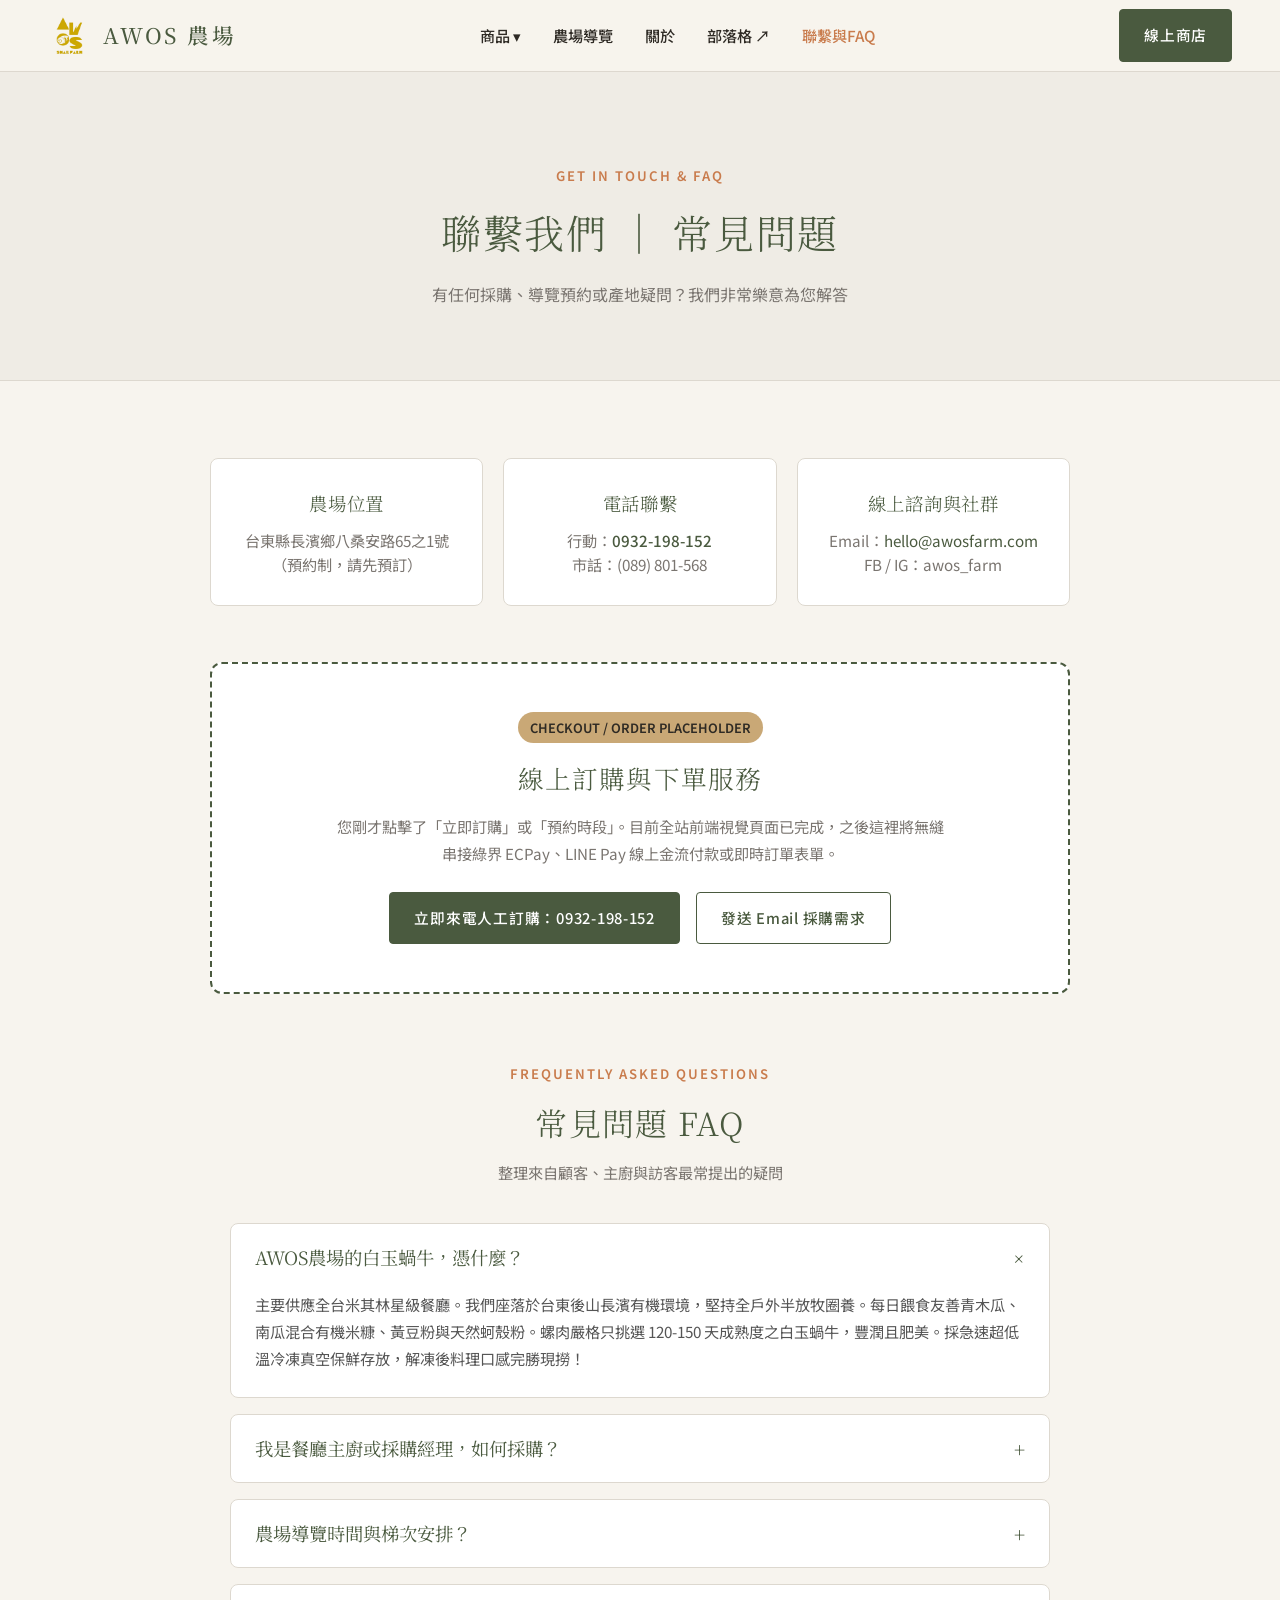
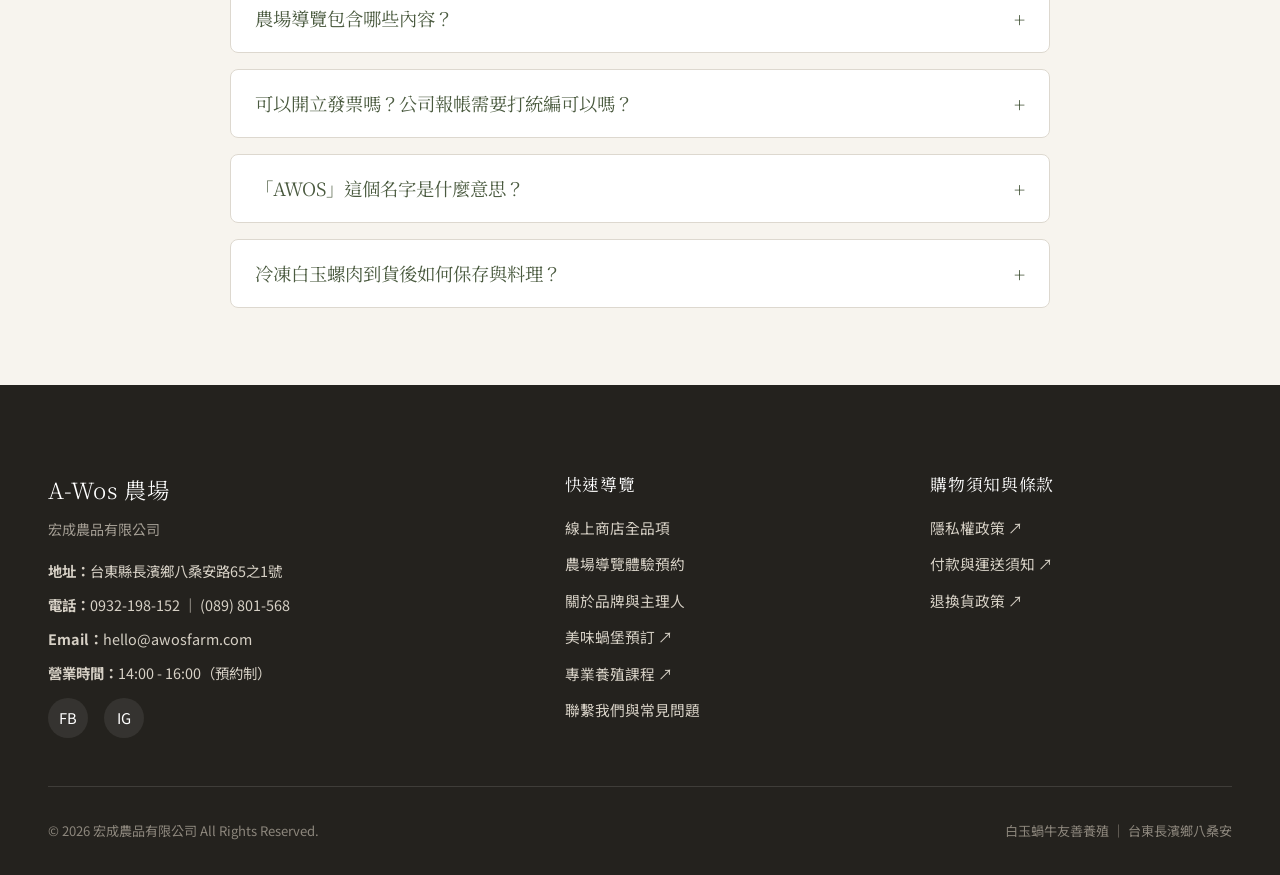
<file: contact.html>
<!DOCTYPE html>
<html lang="zh-Hant-TW">
<head>
  <meta charset="UTF-8">
  <meta name="viewport" content="width=device-width, initial-scale=1.0">
  <title>聯繫我們與常見問題 ｜ AWOS 農場 - 台東長濱白玉蝸牛</title>
  <meta name="description" content="聯繫 AWOS 農場與常見問題 FAQ 彙整：地址台東縣長濱鄉八桑安路65之1號、電話 0932-198-152、餐廳採購詢價、導覽時段、發票開立與 AWOS 阿美族文化意涵。">
  <meta property="og:title" content="聯繫我們與常見問題 ｜ AWOS 農場">
  <meta property="og:description" content="包含餐廳大量採購諮詢、導覽預約時間、白玉蝸牛特色介紹與線上訂購佔位服務。">
  <meta property="og:image" content="assets/farm-map.png">
  <meta property="og:type" content="article">
  <link rel="stylesheet" href="css/main.css">
  <style>
    .contact-hero {
      padding: clamp(120px, 15vw, 160px) clamp(20px, 4vw, 48px) clamp(48px, 6vw, 72px);
      text-align: center;
      background: var(--awos-alt-bg);
      border-bottom: 1px solid var(--awos-border);
    }
    .contact-wrap {
      max-width: 900px;
      margin: 0 auto;
      padding: clamp(48px, 6vw, 80px) 20px;
    }
    .contact-cards-grid {
      display: grid;
      grid-template-columns: repeat(3, 1fr);
      gap: 20px;
      margin-bottom: 56px;
    }
    @media (max-width: 768px) {
      .contact-cards-grid {
        grid-template-columns: 1fr;
      }
    }
    .contact-info-card {
      background: #FFFFFF;
      border: 1px solid var(--awos-border);
      border-radius: 8px;
      padding: 28px 20px;
      text-align: center;
    }
    .contact-info-card h3 {
      font-size: 1.15rem;
      margin-bottom: 8px;
      color: var(--awos-primary);
    }
    .contact-info-card p {
      font-size: 0.95rem;
      color: var(--awos-text-muted);
      margin: 0;
      line-height: 1.6;
    }

    /* 金流/訂購按鈕佔位區塊 */
    .checkout-placeholder-box {
      background: #FFFFFF;
      border: 2px dashed var(--awos-primary);
      border-radius: 12px;
      padding: clamp(32px, 5vw, 48px);
      text-align: center;
      margin: 56px 0;
    }
    .placeholder-badge {
      display: inline-block;
      background: var(--awos-secondary);
      color: #2E2A24;
      font-size: 0.8rem;
      font-weight: 600;
      padding: 4px 12px;
      border-radius: 20px;
      margin-bottom: 12px;
    }
  </style>
</head>
<body>

  <!-- 固定 Header -->
  <header class="awos-header solid-bg">
    <a href="index.html" class="awos-header__logo">
      <img src="assets/logo_x.png" alt="AWOS 農場 Logo" class="awos-header__logo-img" onerror="this.style.display='none'; this.nextElementSibling.style.display='inline-flex';">
      <span class="awos-header__logo-fallback" style="display:none;">A</span>
      <span class="awos-header__logo-title">AWOS 農場</span>
    </a>

    <nav class="awos-header__nav">
      <ul class="awos-nav__list">
        <li class="awos-nav__item awos-dropdown">
          <a href="shop.html" class="awos-nav__link">商品 ▾</a>
          <ul class="awos-dropdown__menu">
            <li class="awos-dropdown__item"><a href="shop.html#escargot">白玉螺肉</a></li>
            <li class="awos-dropdown__item"><a href="shop.html#bao">美味蝸堡</a></li>
            <li class="awos-dropdown__item"><a href="shop.html#rice">有機米</a></li>
            <li class="awos-dropdown__item"><a href="shop.html#cosmetics">美妝面膜</a></li>
            <li class="awos-dropdown__item"><a href="shop.html#instant">即食調理</a></li>
          </ul>
        </li>
        <li class="awos-nav__item"><a href="tour.html" class="awos-nav__link">農場導覽</a></li>
        <li class="awos-nav__item"><a href="about.html" class="awos-nav__link">關於</a></li>
        <li class="awos-nav__item"><a href="https://awosfarm.com/blog/" target="_blank" rel="noopener noreferrer" class="awos-nav__link">部落格 ↗</a></li>
        <li class="awos-nav__item"><a href="contact.html" class="awos-nav__link active">聯繫與FAQ</a></li>
      </ul>
    </nav>

    <div class="awos-header__action">
      <a href="shop.html" class="awos-btn-primary">線上商店</a>
      <button class="awos-hamburger" aria-label="選單開關" aria-expanded="false">
        <span class="awos-hamburger__line"></span>
        <span class="awos-hamburger__line"></span>
        <span class="awos-hamburger__line"></span>
      </button>
    </div>
  </header>

  <!-- 手機抽屜選單 -->
  <div class="awos-mobile-menu">
    <ul class="awos-mobile-nav">
      <li class="awos-mobile-nav__item">
        <a href="shop.html" class="awos-mobile-nav__link">商品總覽</a>
        <div class="awos-mobile-subnav">
          <a href="shop.html#escargot">白玉螺肉</a>
          <a href="shop.html#bao">美味蝸堡</a>
          <a href="shop.html#rice">有機米</a>
          <a href="shop.html#cosmetics">美妝面膜</a>
          <a href="shop.html#instant">即食調理</a>
        </div>
      </li>
      <li class="awos-mobile-nav__item"><a href="tour.html" class="awos-mobile-nav__link">農場導覽</a></li>
      <li class="awos-mobile-nav__item"><a href="about.html" class="awos-mobile-nav__link">關於 AWOS</a></li>
      <li class="awos-mobile-nav__item"><a href="https://awosfarm.com/blog/" target="_blank" rel="noopener noreferrer" class="awos-mobile-nav__link">部落格 ↗</a></li>
      <li class="awos-mobile-nav__item"><a href="contact.html" class="awos-mobile-nav__link">聯繫與FAQ</a></li>
      <li class="awos-mobile-nav__item" style="margin-top: 16px;">
        <a href="shop.html" class="awos-btn-primary" style="width: 100%;">進入線上商店</a>
      </li>
    </ul>
  </div>

  <main>
    <!-- 頁面 Header -->
    <section class="contact-hero awos-reveal">
      <span class="awos-section__tag">GET IN TOUCH & FAQ</span>
      <h1 class="awos-section__title">聯繫我們 ｜ 常見問題</h1>
      <p class="awos-section__desc">有任何採購、導覽預約或產地疑問？我們非常樂意為您解答</p>
    </section>

    <div class="contact-wrap">
      <!-- 聯繫資訊卡片 -->
      <div class="contact-cards-grid awos-reveal">
        <div class="contact-info-card">
          <h3>農場位置</h3>
          <p>台東縣長濱鄉八桑安路65之1號<br>（預約制，請先預訂）</p>
        </div>
        <div class="contact-info-card">
          <h3>電話聯繫</h3>
          <p>
            行動：<a href="tel:0932198152" style="color: var(--awos-primary); font-weight: 500;">0932-198-152</a><br>
            市話：(089) 801-568
          </p>
        </div>
        <div class="contact-info-card">
          <h3>線上諮詢與社群</h3>
          <p>
            Email：<a href="mailto:hello@awosfarm.com" style="color: var(--awos-primary);">hello@awosfarm.com</a><br>
            FB / IG：awos_farm
          </p>
        </div>
      </div>

      <!-- id="contact-placeholder" 金流結帳與下單按鈕佔位區塊 -->
      <section id="contact-placeholder" class="checkout-placeholder-box awos-reveal">
        <span class="placeholder-badge">CHECKOUT / ORDER PLACEHOLDER</span>
        <h2 style="font-size: 1.6rem; margin-bottom: 12px; color: var(--awos-primary);">線上訂購與下單服務</h2>
        <p style="color: var(--awos-text-muted); font-size: 0.95rem; max-width: 620px; margin: 0 auto 24px; line-height: 1.8;">
          您剛才點擊了「立即訂購」或「預約時段」。目前全站前端視覺頁面已完成，之後這裡將無縫串接綠界 ECPay、LINE Pay 線上金流付款或即時訂單表單。
        </p>

        <div style="display: flex; gap: 16px; justify-content: center; flex-wrap: wrap;">
          <a href="tel:0932198152" class="awos-btn-primary">
            立即來電人工訂購：0932-198-152
          </a>
          <a href="mailto:hello@awosfarm.com?subject=AWOS農場商品訂購洽詢" class="awos-btn-secondary">
            發送 Email 採購需求
          </a>
        </div>
      </section>

      <!-- 常見問題 FAQ（從 awosfarm.com/contact-and-faq/ 原文整理，共 7 條） -->
      <section class="awos-reveal" style="margin-top: 64px;">
        <div style="text-align: center; margin-bottom: 36px;">
          <span class="awos-section__tag">FREQUENTLY ASKED QUESTIONS</span>
          <h2 style="font-size: 2rem; margin-bottom: 8px;">常見問題 FAQ</h2>
          <p style="color: var(--awos-text-muted); font-size: 0.95rem;">整理來自顧客、主廚與訪客最常提出的疑問</p>
        </div>

        <div class="awos-faq-list">
          <!-- FAQ 1 -->
          <div class="awos-faq-item open">
            <button class="awos-faq-question" type="button">
              <span>AWOS農場的白玉蝸牛，憑什麼？</span>
              <span class="awos-faq-icon">+</span>
            </button>
            <div class="awos-faq-answer">
              主要供應全台米其林星級餐廳。我們座落於台東後山長濱有機環境，堅持全戶外半放牧圈養。每日餵食友善青木瓜、南瓜混合有機米糠、黃豆粉與天然蚵殼粉。螺肉嚴格只挑選 120-150 天成熟度之白玉蝸牛，豐潤且肥美。採急速超低溫冷凍真空保鮮存放，解凍後料理口感完勝現撈！
            </div>
          </div>

          <!-- FAQ 2 -->
          <div class="awos-faq-item">
            <button class="awos-faq-question" type="button">
              <span>我是餐廳主廚或採購經理，如何採購？</span>
              <span class="awos-faq-icon">+</span>
            </button>
            <div class="awos-faq-answer">
              您可以直接來電 0932-198-152，或發信至 hello@awosfarm.com 說明貴餐廳的需求等級、規格與每週/每月用量，農場專人會在一個工作天內回覆專屬批發報價單以及冷鏈運送細節確認。
            </div>
          </div>

          <!-- FAQ 3 -->
          <div class="awos-faq-item">
            <button class="awos-faq-question" type="button">
              <span>農場導覽時間與梯次安排？</span>
              <span class="awos-faq-icon">+</span>
            </button>
            <div class="awos-faq-answer">
              冬季時段：14:30 - 16:00；春夏季時段：14:00 - 16:00 或 16:00 - 18:00。為了維持最高規格的細緻體驗，農場一天只招待一組客人。可預約日期請提前於官網聯繫或來電預約。
            </div>
          </div>

          <!-- FAQ 4 -->
          <div class="awos-faq-item">
            <button class="awos-faq-question" type="button">
              <span>農場導覽包含哪些內容？</span>
              <span class="awos-faq-icon">+</span>
            </button>
            <div class="awos-faq-answer">
              包含：① 戶外田間生態導覽 ② 溫馴白玉蝸牛親餵與採集體驗 ③ 農場經典手作下午茶「風味蝸堡」一份 ④ 獨家蝸牛殼彩繪紀念品製作與產地伴手禮帶回家。
            </div>
          </div>

          <!-- FAQ 5 -->
          <div class="awos-faq-item">
            <button class="awos-faq-question" type="button">
              <span>可以開立發票嗎？公司報帳需要打統編可以嗎？</span>
              <span class="awos-faq-icon">+</span>
            </button>
            <div class="awos-faq-answer">
              所有交易皆會依法開立正式發票！若有統編、抬頭或公家機關核銷等特別需求，請於下單或預約時註記，或 Email 至 hello@awosfarm.com，我們會妥善開立並隨貨寄出。
            </div>
          </div>

          <!-- FAQ 6 -->
          <div class="awos-faq-item">
            <button class="awos-faq-question" type="button">
              <span>「AWOS」這個名字是什麼意思？</span>
              <span class="awos-faq-icon">+</span>
            </button>
            <div class="awos-faq-answer">
              在台東長濱八桑安，AWOS 是阿美族語的「蝸牛」。我們以族語為名，代表著青年返鄉對傳統部落文化、敬天愛地農耕態度的深厚傳承。
            </div>
          </div>

          <!-- FAQ 7 -->
          <div class="awos-faq-item">
            <button class="awos-faq-question" type="button">
              <span>冷凍白玉螺肉到貨後如何保存與料理？</span>
              <span class="awos-faq-icon">+</span>
            </button>
            <div class="awos-faq-answer">
              全程黑貓低溫冷凍運送，收到後請立即置於 -18°C 冷凍庫保存，可保鮮 6 個月。料理前請連同真空袋置於冷藏室退冰，或流水解凍約 15 分鐘即可直接下鍋炒九層塔、刺蔥、焗烤或韓式醬燒，切勿過度滾煮以保持鮮彈脆度。
            </div>
          </div>
        </div>
      </section>
    </div>
  </main>

  <!-- 全站共用 Footer -->
  <footer class="awos-footer">
    <div class="awos-footer__inner">
      <div>
        <h3 class="awos-footer__brand-title">A-Wos 農場</h3>
        <p class="awos-footer__company">宏成農品有限公司</p>
        <ul class="awos-footer__info-list">
          <li><strong>地址：</strong>台東縣長濱鄉八桑安路65之1號</li>
          <li><strong>電話：</strong>0932-198-152 ｜ (089) 801-568</li>
          <li><strong>Email：</strong>hello@awosfarm.com</li>
          <li><strong>營業時間：</strong>14:00 - 16:00（預約制）</li>
        </ul>
        <div class="awos-footer__social">
          <a href="https://www.facebook.com/awossnailfarm" target="_blank" rel="noopener noreferrer" aria-label="Facebook">FB</a>
          <a href="https://www.instagram.com/awos_farm" target="_blank" rel="noopener noreferrer" aria-label="Instagram">IG</a>
        </div>
      </div>

      <div>
        <h4 class="awos-footer__title">快速導覽</h4>
        <ul class="awos-footer__links">
          <li><a href="shop.html">線上商店全品項</a></li>
          <li><a href="tour.html">農場導覽體驗預約</a></li>
          <li><a href="about.html">關於品牌與主理人</a></li>
          <li><a href="https://awosfarm.com/bao/" target="_blank" rel="noopener noreferrer">美味蝸堡預訂 ↗</a></li>
          <li><a href="https://awosfarm.com/learn-from-the-best/" target="_blank" rel="noopener noreferrer">專業養殖課程 ↗</a></li>
          <li><a href="contact.html">聯繫我們與常見問題</a></li>
        </ul>
      </div>

      <div>
        <h4 class="awos-footer__title">購物須知與條款</h4>
        <ul class="awos-footer__links">
          <li><a href="https://awosfarm.com/privacy-policy/" target="_blank" rel="noopener noreferrer">隱私權政策 ↗</a></li>
          <li><a href="https://awosfarm.com/payment-and-delivery/" target="_blank" rel="noopener noreferrer">付款與運送須知 ↗</a></li>
          <li><a href="https://awosfarm.com/refund-and-returns-policy/" target="_blank" rel="noopener noreferrer">退換貨政策 ↗</a></li>
        </ul>
      </div>
    </div>

    <div class="awos-footer__bottom">
      <p>© 2026 宏成農品有限公司 All Rights Reserved.</p>
      <p>白玉蝸牛友善養殖 ｜ 台東長濱鄉八桑安</p>
    </div>
  </footer>

  <script src="js/main.js"></script>
</body>
</html>
</file>
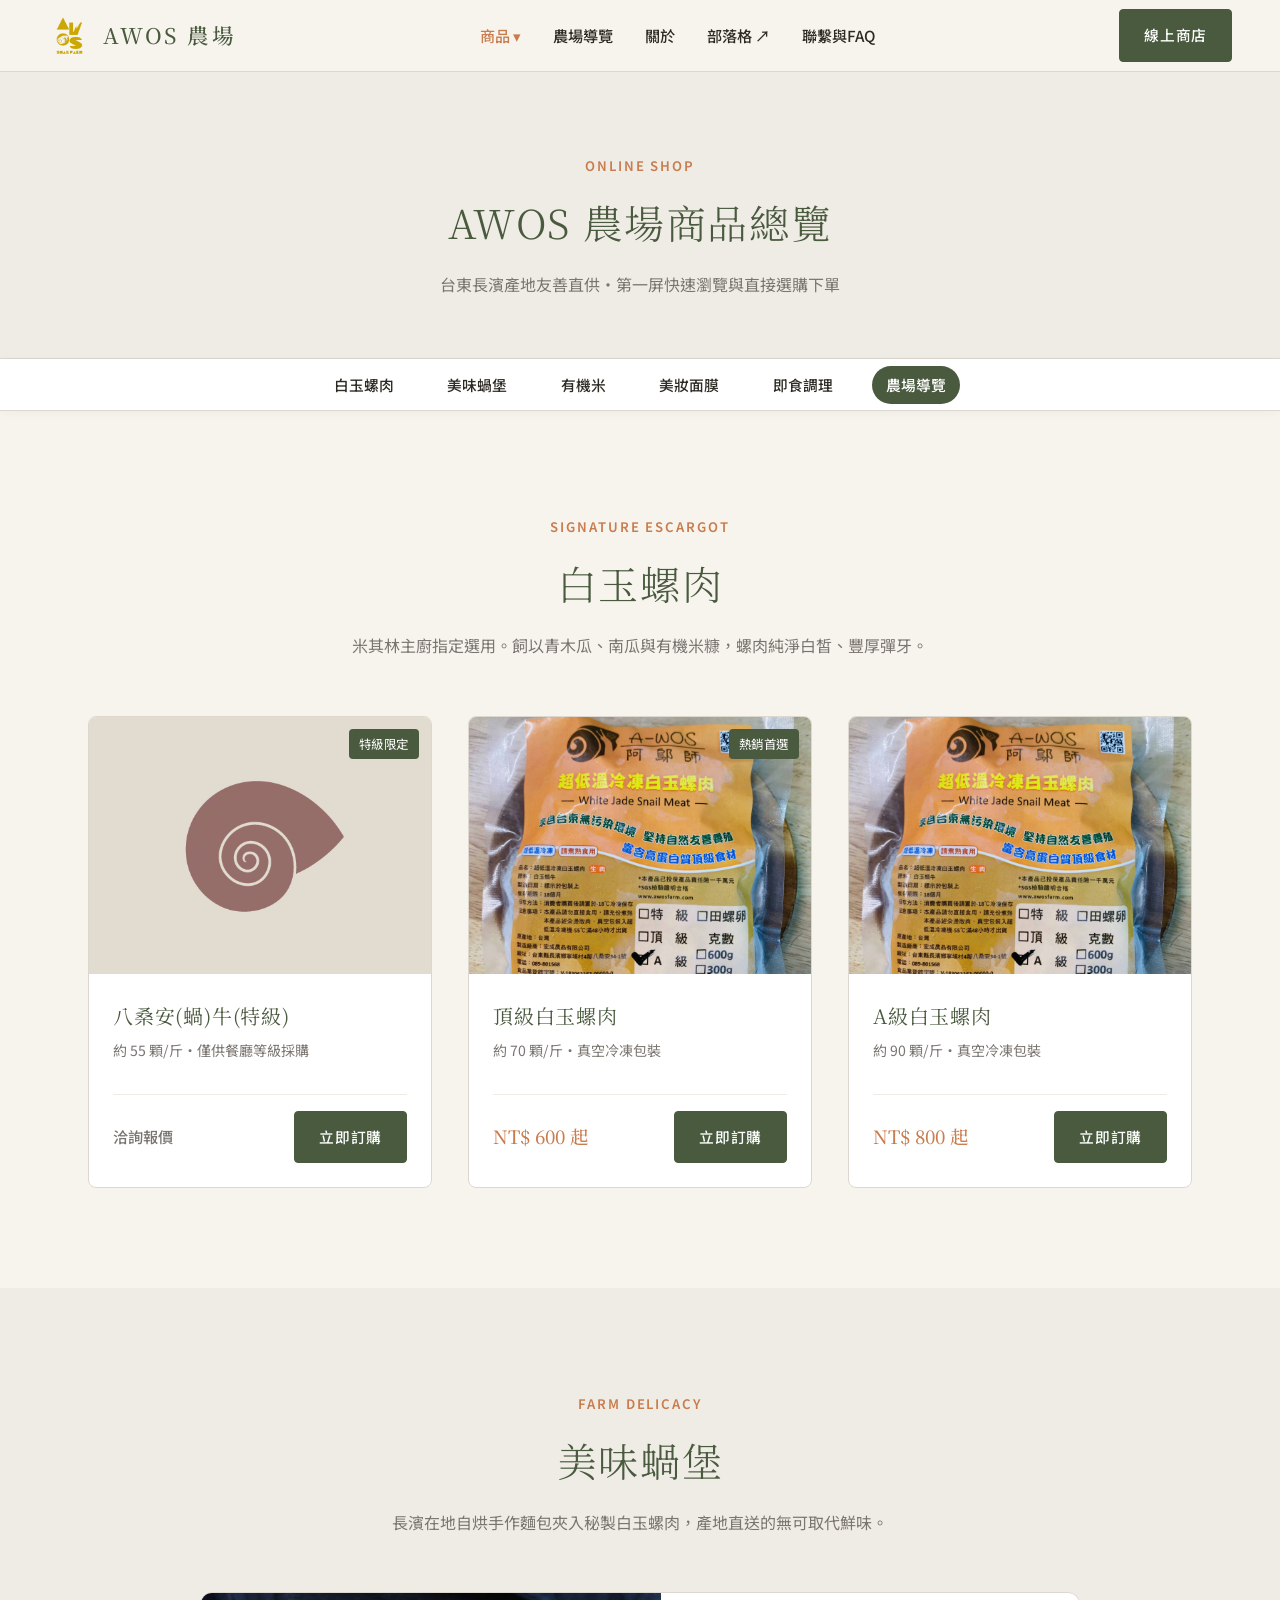
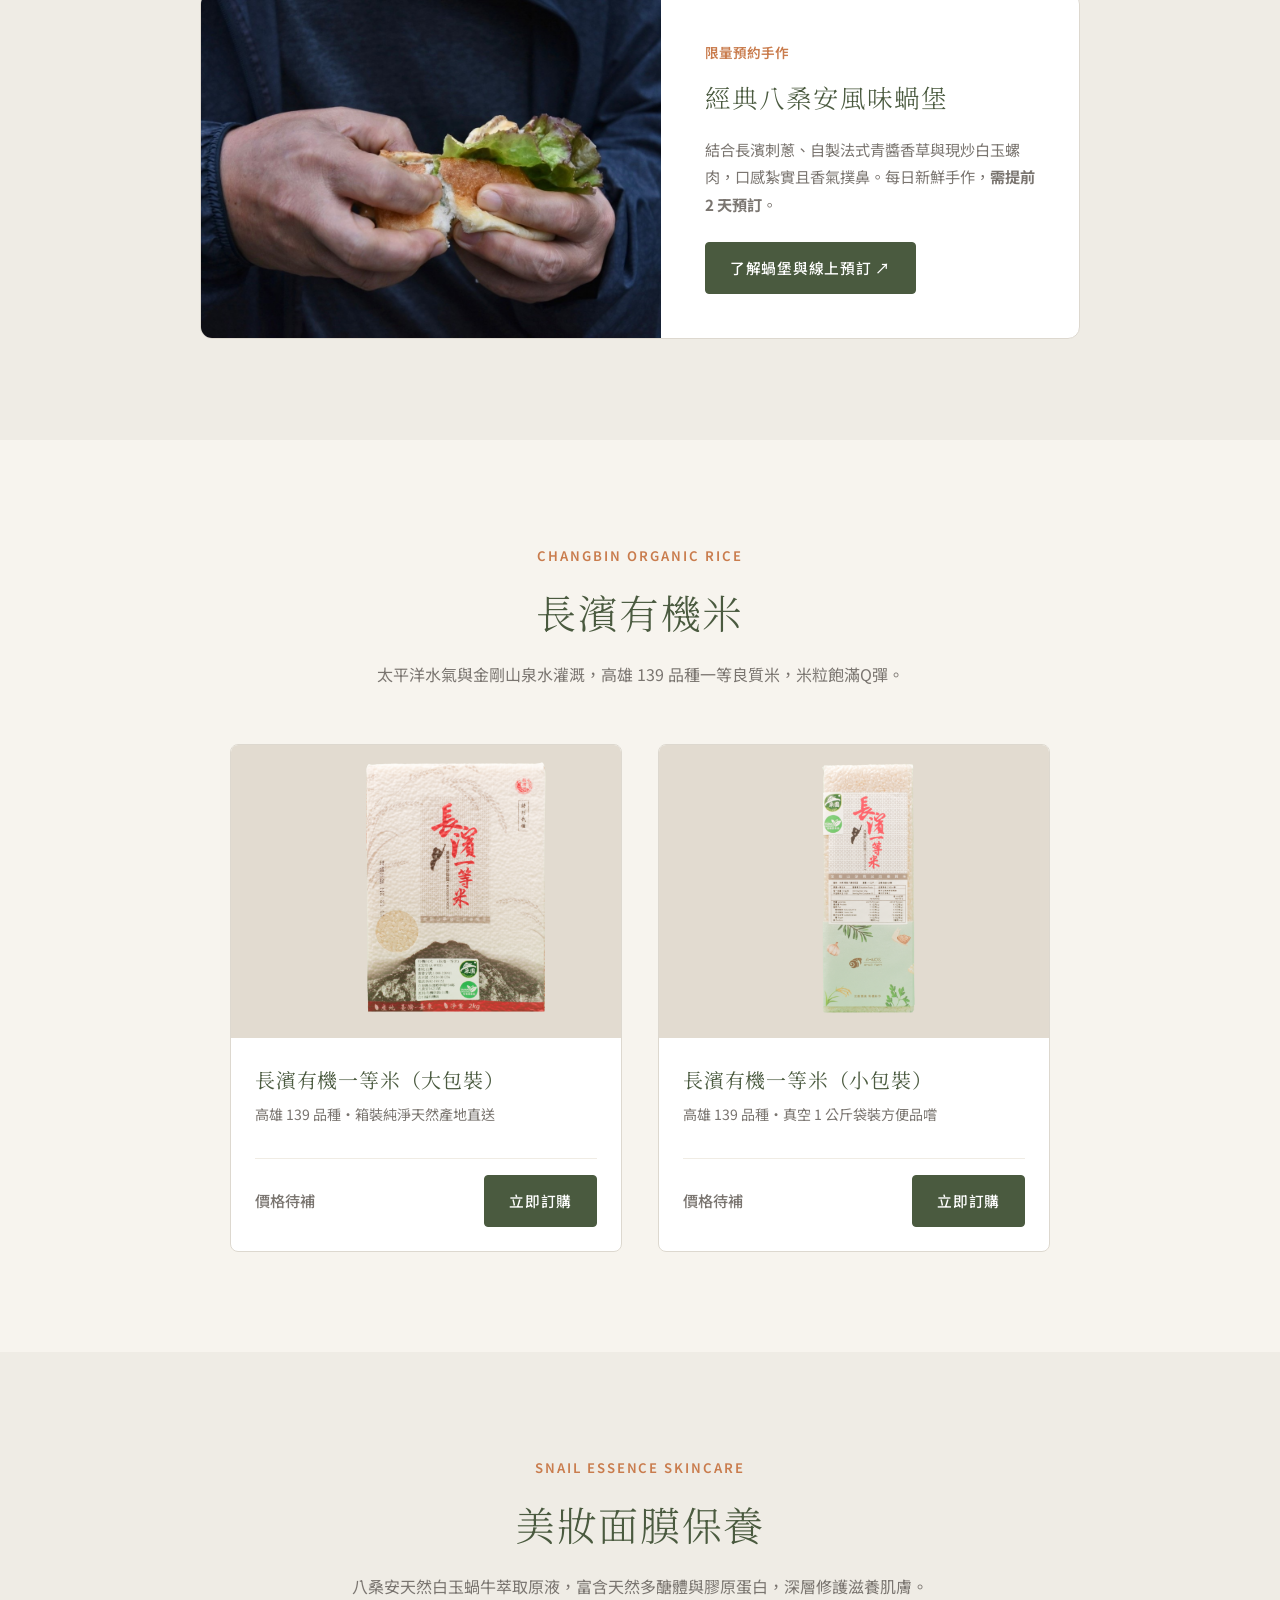
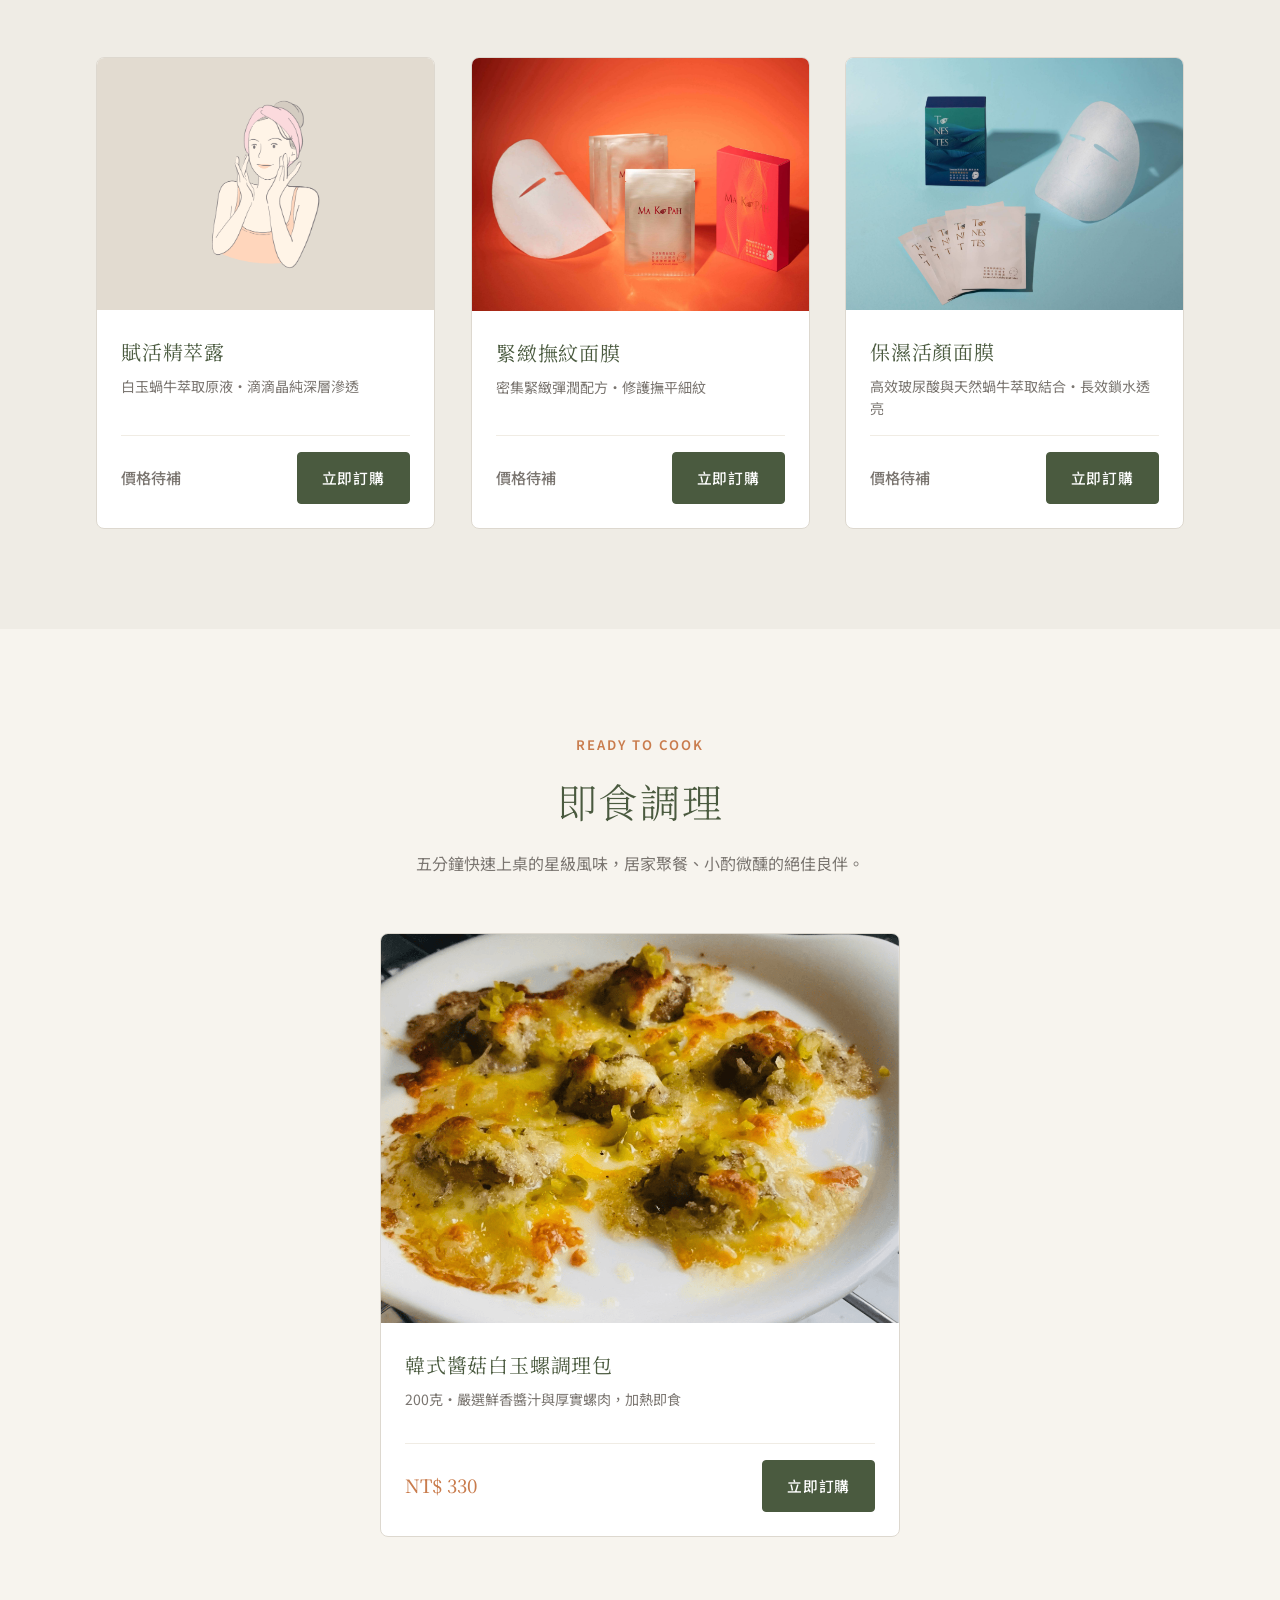
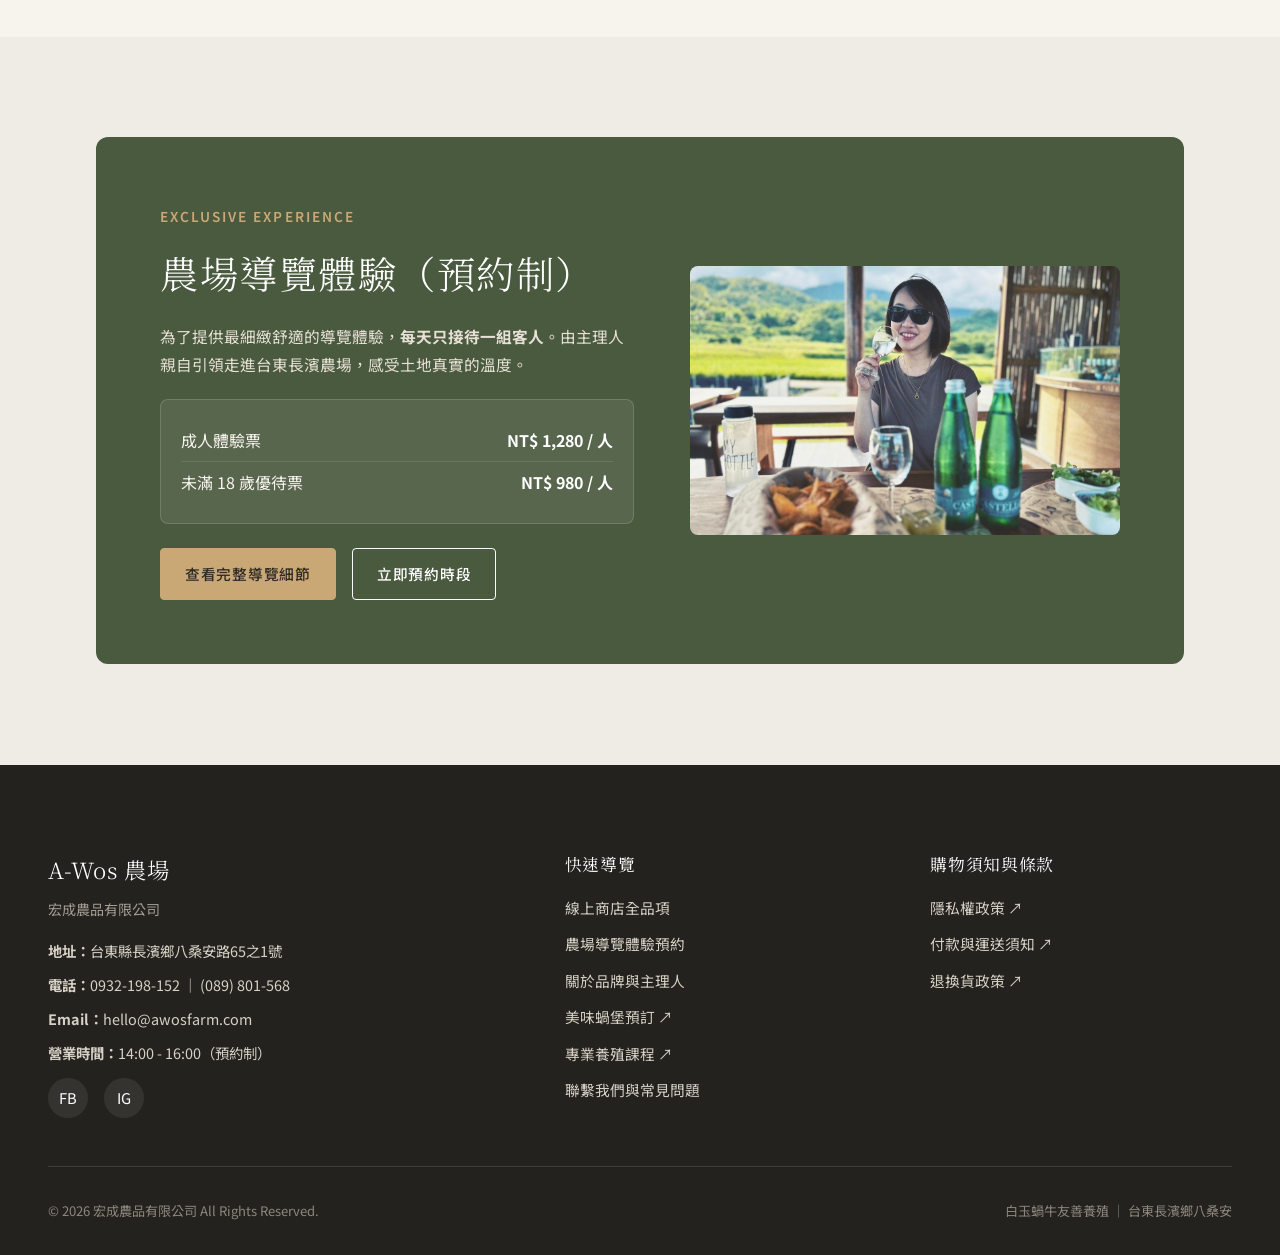
<file: shop.html>
<!DOCTYPE html>
<html lang="zh-Hant-TW">
<head>
  <meta charset="UTF-8">
  <meta name="viewport" content="width=device-width, initial-scale=1.0">
  <title>線上商店 ｜ AWOS 農場 - 白玉螺肉・有機米・蝸堡・即食・美妝</title>
  <meta name="description" content="AWOS 農場線上商店：米其林指定白玉螺肉、限量美味手作蝸堡、長濱有機米、白玉蝸牛萃取美妝保養與即食調理包。產地直送。">
  <meta property="og:title" content="線上商店 ｜ AWOS 農場">
  <meta property="og:description" content="全品項商品總覽：一屏快速瀏覽、直接下單，品嚐台東長濱最純淨的風土美味。">
  <meta property="og:image" content="assets/farm-map.png">
  <meta property="og:type" content="website">
  <link rel="stylesheet" href="css/main.css">
  <style>
    .shop-page-hero {
      padding: clamp(120px, 14vw, 150px) clamp(20px, 4vw, 48px) clamp(36px, 5vw, 60px);
      text-align: center;
      background: var(--awos-alt-bg);
      border-bottom: 1px solid var(--awos-border);
    }
    .shop-sticky-nav {
      position: sticky;
      top: var(--header-height);
      left: 0;
      right: 0;
      height: var(--sticky-nav-height);
      background: #FFFFFF;
      border-bottom: 1px solid var(--awos-border);
      z-index: 900;
      display: flex;
      align-items: center;
      justify-content: center;
      box-shadow: 0 2px 10px rgba(46, 42, 36, 0.04);
    }
  </style>
</head>
<body>

  <!-- 固定 Header -->
  <header class="awos-header solid-bg">
    <a href="index.html" class="awos-header__logo">
      <img src="assets/logo_x.png" alt="AWOS 農場 Logo" class="awos-header__logo-img" onerror="this.style.display='none'; this.nextElementSibling.style.display='inline-flex';">
      <span class="awos-header__logo-fallback" style="display:none;">A</span>
      <span class="awos-header__logo-title">AWOS 農場</span>
    </a>

    <nav class="awos-header__nav">
      <ul class="awos-nav__list">
        <li class="awos-nav__item awos-dropdown">
          <a href="shop.html" class="awos-nav__link active">商品 ▾</a>
          <ul class="awos-dropdown__menu">
            <li class="awos-dropdown__item"><a href="shop.html#escargot">白玉螺肉</a></li>
            <li class="awos-dropdown__item"><a href="shop.html#bao">美味蝸堡</a></li>
            <li class="awos-dropdown__item"><a href="shop.html#rice">有機米</a></li>
            <li class="awos-dropdown__item"><a href="shop.html#cosmetics">美妝面膜</a></li>
            <li class="awos-dropdown__item"><a href="shop.html#instant">即食調理</a></li>
          </ul>
        </li>
        <li class="awos-nav__item"><a href="tour.html" class="awos-nav__link">農場導覽</a></li>
        <li class="awos-nav__item"><a href="about.html" class="awos-nav__link">關於</a></li>
        <li class="awos-nav__item"><a href="https://awosfarm.com/blog/" target="_blank" rel="noopener noreferrer" class="awos-nav__link">部落格 ↗</a></li>
        <li class="awos-nav__item"><a href="contact.html" class="awos-nav__link">聯繫與FAQ</a></li>
      </ul>
    </nav>

    <div class="awos-header__action">
      <a href="shop.html" class="awos-btn-primary">線上商店</a>
      <button class="awos-hamburger" aria-label="選單開關" aria-expanded="false">
        <span class="awos-hamburger__line"></span>
        <span class="awos-hamburger__line"></span>
        <span class="awos-hamburger__line"></span>
      </button>
    </div>
  </header>

  <!-- 手機抽屜選單 -->
  <div class="awos-mobile-menu">
    <ul class="awos-mobile-nav">
      <li class="awos-mobile-nav__item">
        <a href="shop.html" class="awos-mobile-nav__link">商品總覽</a>
        <div class="awos-mobile-subnav">
          <a href="shop.html#escargot">白玉螺肉</a>
          <a href="shop.html#bao">美味蝸堡</a>
          <a href="shop.html#rice">有機米</a>
          <a href="shop.html#cosmetics">美妝面膜</a>
          <a href="shop.html#instant">即食調理</a>
        </div>
      </li>
      <li class="awos-mobile-nav__item"><a href="tour.html" class="awos-mobile-nav__link">農場導覽</a></li>
      <li class="awos-mobile-nav__item"><a href="about.html" class="awos-mobile-nav__link">關於 AWOS</a></li>
      <li class="awos-mobile-nav__item"><a href="https://awosfarm.com/blog/" target="_blank" rel="noopener noreferrer" class="awos-mobile-nav__link">部落格 ↗</a></li>
      <li class="awos-mobile-nav__item"><a href="contact.html" class="awos-mobile-nav__link">聯繫與FAQ</a></li>
      <li class="awos-mobile-nav__item" style="margin-top: 16px;">
        <a href="shop.html" class="awos-btn-primary" style="width: 100%;">進入線上商店</a>
      </li>
    </ul>
  </div>

  <main>
    <!-- 簡單頁面標題（取代全螢幕 Hero，直接進入商品選購） -->
    <section class="shop-page-hero awos-reveal">
      <span class="awos-section__tag">ONLINE SHOP</span>
      <h1 class="awos-section__title">AWOS 農場商品總覽</h1>
      <p class="awos-section__desc">台東長濱產地友善直供・第一屏快速瀏覽與直接選購下單</p>
    </section>

    <!-- 分類快速跳轉列 (sticky) -->
    <nav class="shop-sticky-nav" aria-label="商品分類導覽">
      <div class="awos-sticky-nav__inner">
        <a href="#escargot" class="awos-sticky-nav__link active">白玉螺肉</a>
        <a href="#bao" class="awos-sticky-nav__link">美味蝸堡</a>
        <a href="#rice" class="awos-sticky-nav__link">有機米</a>
        <a href="#cosmetics" class="awos-sticky-nav__link">美妝面膜</a>
        <a href="#instant" class="awos-sticky-nav__link">即食調理</a>
        <a href="#tour" class="awos-sticky-nav__link">農場導覽</a>
      </div>
    </nav>

    <!-- 1. 白玉螺肉區塊（三張卡片） -->
    <section id="escargot" class="awos-section">
      <div class="awos-section__header awos-reveal">
        <span class="awos-section__tag">SIGNATURE ESCARGOT</span>
        <h2 class="awos-section__title">白玉螺肉</h2>
        <p class="awos-section__desc">米其林主廚指定選用。飼以青木瓜、南瓜與有機米糠，螺肉純淨白皙、豐厚彈牙。</p>
      </div>

      <div class="awos-product-grid">
        <article class="awos-card awos-reveal">
          <div class="awos-card__img-wrap">
            <img src="assets/escargot-sample.png" alt="八桑安(蝸)牛(特級)" class="awos-card__img" onerror="this.src='assets/escargot-detail.jpg';">
            <span class="awos-card__badge">特級限定</span>
          </div>
          <div class="awos-card__body">
            <h3 class="awos-card__title">八桑安(蝸)牛(特級)</h3>
            <p class="awos-card__spec">約 55 顆/斤・僅供餐廳等級採購</p>
            <div class="awos-card__footer">
              <span class="awos-card__price awos-card__price--inquiry">洽詢報價</span>
              <a href="contact.html#contact-placeholder" class="awos-btn-primary">立即訂購</a>
            </div>
          </div>
        </article>

        <article class="awos-card awos-reveal">
          <div class="awos-card__img-wrap">
            <img src="assets/escargot-detail.jpg" alt="頂級白玉螺肉" class="awos-card__img">
            <span class="awos-card__badge">熱銷首選</span>
          </div>
          <div class="awos-card__body">
            <h3 class="awos-card__title">頂級白玉螺肉</h3>
            <p class="awos-card__spec">約 70 顆/斤・真空冷凍包裝</p>
            <div class="awos-card__footer">
              <span class="awos-card__price">NT$ 600 起</span>
              <a href="contact.html#contact-placeholder" class="awos-btn-primary">立即訂購</a>
            </div>
          </div>
        </article>

        <article class="awos-card awos-reveal">
          <div class="awos-card__img-wrap">
            <img src="assets/escargot-detail.jpg" alt="A級白玉螺肉" class="awos-card__img">
          </div>
          <div class="awos-card__body">
            <h3 class="awos-card__title">A級白玉螺肉</h3>
            <p class="awos-card__spec">約 90 顆/斤・真空冷凍包裝</p>
            <div class="awos-card__footer">
              <span class="awos-card__price">NT$ 800 起</span>
              <a href="contact.html#contact-placeholder" class="awos-btn-primary">立即訂購</a>
            </div>
          </div>
        </article>
      </div>
    </section>

    <!-- 2. 美味蝸堡區塊 -->
    <section id="bao" class="awos-section awos-section--alt">
      <div class="awos-section__inner">
        <div class="awos-section__header awos-reveal">
          <span class="awos-section__tag">FARM DELICACY</span>
          <h2 class="awos-section__title">美味蝸堡</h2>
          <p class="awos-section__desc">長濱在地自烘手作麵包夾入秘製白玉螺肉，產地直送的無可取代鮮味。</p>
        </div>

        <article class="awos-bao-card awos-reveal">
          <div class="awos-bao-card__img-wrap">
            <img src="assets/bao-hero.jpg" alt="AWOS 秘製美味蝸堡" class="awos-bao-card__img">
          </div>
          <div class="awos-bao-card__body">
            <span style="color: var(--awos-accent); font-size: 0.85rem; font-weight: 600;">限量預約手作</span>
            <h3 style="font-size: 1.6rem; margin: 8px 0 16px; color: var(--awos-primary);">經典八桑安風味蝸堡</h3>
            <p style="color: var(--awos-text-muted); font-size: 0.95rem; margin-bottom: 24px; line-height: 1.8;">
              結合長濱刺蔥、自製法式青醬香草與現炒白玉螺肉，口感紮實且香氣撲鼻。每日新鮮手作，<strong>需提前 2 天預訂</strong>。
            </p>
            <a href="https://awosfarm.com/bao/" target="_blank" rel="noopener noreferrer" class="awos-btn-primary">
              了解蝸堡與線上預訂 ↗
            </a>
          </div>
        </article>
      </div>
    </section>

    <!-- 3. 有機米區塊 -->
    <section id="rice" class="awos-section">
      <div class="awos-section__header awos-reveal">
        <span class="awos-section__tag">CHANGBIN ORGANIC RICE</span>
        <h2 class="awos-section__title">長濱有機米</h2>
        <p class="awos-section__desc">太平洋水氣與金剛山泉水灌溉，高雄 139 品種一等良質米，米粒飽滿Q彈。</p>
      </div>

      <div class="awos-product-grid" style="grid-template-columns: repeat(2, 1fr); max-width: 820px; margin: 0 auto;">
        <article class="awos-card awos-reveal">
          <div class="awos-card__img-wrap">
            <img src="assets/rice-2kg.png" alt="長濱有機一等米(大)" class="awos-card__img">
          </div>
          <div class="awos-card__body">
            <h3 class="awos-card__title">長濱有機一等米（大包裝）</h3>
            <p class="awos-card__spec">高雄 139 品種・箱裝純淨天然產地直送</p>
            <div class="awos-card__footer">
              <span class="awos-card__price awos-card__price--inquiry">價格待補</span>
              <a href="contact.html#contact-placeholder" class="awos-btn-primary">立即訂購</a>
            </div>
          </div>
        </article>

        <article class="awos-card awos-reveal">
          <div class="awos-card__img-wrap">
            <img src="assets/rice-1kg.png" alt="長濱有機一等米(小)" class="awos-card__img">
          </div>
          <div class="awos-card__body">
            <h3 class="awos-card__title">長濱有機一等米（小包裝）</h3>
            <p class="awos-card__spec">高雄 139 品種・真空 1 公斤袋裝方便品嚐</p>
            <div class="awos-card__footer">
              <span class="awos-card__price awos-card__price--inquiry">價格待補</span>
              <a href="contact.html#contact-placeholder" class="awos-btn-primary">立即訂購</a>
            </div>
          </div>
        </article>
      </div>
    </section>

    <!-- 4. 美妝面膜區塊 -->
    <section id="cosmetics" class="awos-section awos-section--alt">
      <div class="awos-section__inner">
        <div class="awos-section__header awos-reveal">
          <span class="awos-section__tag">SNAIL ESSENCE SKINCARE</span>
          <h2 class="awos-section__title">美妝面膜保養</h2>
          <p class="awos-section__desc">八桑安天然白玉蝸牛萃取原液，富含天然多醣體與膠原蛋白，深層修護滋養肌膚。</p>
        </div>

        <div class="awos-product-grid">
          <article class="awos-card awos-reveal">
            <div class="awos-card__img-wrap">
              <img src="assets/essence.png" alt="賦活精萃露" class="awos-card__img">
            </div>
            <div class="awos-card__body">
              <h3 class="awos-card__title">賦活精萃露</h3>
              <p class="awos-card__spec">白玉蝸牛萃取原液・滴滴晶純深層滲透</p>
              <div class="awos-card__footer">
                <span class="awos-card__price awos-card__price--inquiry">價格待補</span>
                <a href="contact.html#contact-placeholder" class="awos-btn-primary">立即訂購</a>
              </div>
            </div>
          </article>

          <article class="awos-card awos-reveal">
            <div class="awos-card__img-wrap">
              <img src="assets/cosmetics-2.jpg" alt="緊緻撫紋面膜" class="awos-card__img">
            </div>
            <div class="awos-card__body">
              <h3 class="awos-card__title">緊緻撫紋面膜</h3>
              <p class="awos-card__spec">密集緊緻彈潤配方・修護撫平細紋</p>
              <div class="awos-card__footer">
                <span class="awos-card__price awos-card__price--inquiry">價格待補</span>
                <a href="contact.html#contact-placeholder" class="awos-btn-primary">立即訂購</a>
              </div>
            </div>
          </article>

          <article class="awos-card awos-reveal">
            <div class="awos-card__img-wrap">
              <img src="assets/cosmetics-1.jpg" alt="保濕活顏面膜" class="awos-card__img">
            </div>
            <div class="awos-card__body">
              <h3 class="awos-card__title">保濕活顏面膜</h3>
              <p class="awos-card__spec">高效玻尿酸與天然蝸牛萃取結合・長效鎖水透亮</p>
              <div class="awos-card__footer">
                <span class="awos-card__price awos-card__price--inquiry">價格待補</span>
                <a href="contact.html#contact-placeholder" class="awos-btn-primary">立即訂購</a>
              </div>
            </div>
          </article>
        </div>
      </div>
    </section>

    <!-- 5. 即食調理區塊 -->
    <section id="instant" class="awos-section">
      <div class="awos-section__header awos-reveal">
        <span class="awos-section__tag">READY TO COOK</span>
        <h2 class="awos-section__title">即食調理</h2>
        <p class="awos-section__desc">五分鐘快速上桌的星級風味，居家聚餐、小酌微醺的絕佳良伴。</p>
      </div>

      <div class="awos-product-grid" style="grid-template-columns: 1fr; max-width: 520px; margin: 0 auto;">
        <article class="awos-card awos-reveal">
          <div class="awos-card__img-wrap">
            <img src="assets/baked-escargot.png" alt="韓式醬菇白玉螺調理包" class="awos-card__img">
          </div>
          <div class="awos-card__body">
            <h3 class="awos-card__title">韓式醬菇白玉螺調理包</h3>
            <p class="awos-card__spec">200克・嚴選鮮香醬汁與厚實螺肉，加熱即食</p>
            <div class="awos-card__footer">
              <span class="awos-card__price">NT$ 330</span>
              <a href="contact.html#contact-placeholder" class="awos-btn-primary">立即訂購</a>
            </div>
          </div>
        </article>
      </div>
    </section>

    <!-- 6. 農場導覽體驗區塊 -->
    <section id="tour" class="awos-section awos-section--alt">
      <div class="awos-section__inner">
        <div class="awos-tour-block awos-reveal">
          <div class="awos-tour__info">
            <span style="color: var(--awos-secondary); font-size: 0.85rem; font-weight: 600; letter-spacing: 0.15em;">EXCLUSIVE EXPERIENCE</span>
            <h2 style="font-size: clamp(1.8rem, 3.5vw, 2.4rem); margin: 8px 0 16px;">農場導覽體驗（預約制）</h2>
            <p style="color: #E6E0D6; font-size: 0.98rem; line-height: 1.8; margin-bottom: 20px;">
              為了提供最細緻舒適的導覽體驗，<strong>每天只接待一組客人</strong>。由主理人親自引領走進台東長濱農場，感受土地真實的溫度。
            </p>

            <div class="awos-tour__pricing">
              <div class="awos-tour__price-row">
                <span>成人體驗票</span>
                <strong style="color: #FFF;">NT$ 1,280 / 人</strong>
              </div>
              <div class="awos-tour__price-row">
                <span>未滿 18 歲優待票</span>
                <strong style="color: #FFF;">NT$ 980 / 人</strong>
              </div>
            </div>

            <div style="display: flex; gap: 16px; flex-wrap: wrap;">
              <a href="tour.html" class="awos-btn-primary" style="background: var(--awos-secondary); border-color: var(--awos-secondary); color: #2E2A24 !important;">
                查看完整導覽細節
              </a>
              <a href="contact.html#contact-placeholder" class="awos-btn-secondary" style="border-color: #FFFFFF; color: #FFFFFF !important;">
                立即預約時段
              </a>
            </div>
          </div>

          <div class="awos-tour__img-gallery">
            <div class="awos-tour__img-wrap">
              <img src="assets/tour-guest.jpg" alt="遊客農場體驗畫面">
            </div>
          </div>
        </div>
      </div>
    </section>
  </main>

  <!-- 全站共用 Footer -->
  <footer class="awos-footer">
    <div class="awos-footer__inner">
      <div>
        <h3 class="awos-footer__brand-title">A-Wos 農場</h3>
        <p class="awos-footer__company">宏成農品有限公司</p>
        <ul class="awos-footer__info-list">
          <li><strong>地址：</strong>台東縣長濱鄉八桑安路65之1號</li>
          <li><strong>電話：</strong>0932-198-152 ｜ (089) 801-568</li>
          <li><strong>Email：</strong>hello@awosfarm.com</li>
          <li><strong>營業時間：</strong>14:00 - 16:00（預約制）</li>
        </ul>
        <div class="awos-footer__social">
          <a href="https://www.facebook.com/awossnailfarm" target="_blank" rel="noopener noreferrer" aria-label="Facebook">FB</a>
          <a href="https://www.instagram.com/awos_farm" target="_blank" rel="noopener noreferrer" aria-label="Instagram">IG</a>
        </div>
      </div>

      <div>
        <h4 class="awos-footer__title">快速導覽</h4>
        <ul class="awos-footer__links">
          <li><a href="shop.html">線上商店全品項</a></li>
          <li><a href="tour.html">農場導覽體驗預約</a></li>
          <li><a href="about.html">關於品牌與主理人</a></li>
          <li><a href="https://awosfarm.com/bao/" target="_blank" rel="noopener noreferrer">美味蝸堡預訂 ↗</a></li>
          <li><a href="https://awosfarm.com/learn-from-the-best/" target="_blank" rel="noopener noreferrer">專業養殖課程 ↗</a></li>
          <li><a href="contact.html">聯繫我們與常見問題</a></li>
        </ul>
      </div>

      <div>
        <h4 class="awos-footer__title">購物須知與條款</h4>
        <ul class="awos-footer__links">
          <li><a href="https://awosfarm.com/privacy-policy/" target="_blank" rel="noopener noreferrer">隱私權政策 ↗</a></li>
          <li><a href="https://awosfarm.com/payment-and-delivery/" target="_blank" rel="noopener noreferrer">付款與運送須知 ↗</a></li>
          <li><a href="https://awosfarm.com/refund-and-returns-policy/" target="_blank" rel="noopener noreferrer">退換貨政策 ↗</a></li>
        </ul>
      </div>
    </div>

    <div class="awos-footer__bottom">
      <p>© 2026 宏成農品有限公司 All Rights Reserved.</p>
      <p>白玉蝸牛友善養殖 ｜ 台東長濱鄉八桑安</p>
    </div>
  </footer>

  <script src="js/main.js"></script>
</body>
</html>
</file>
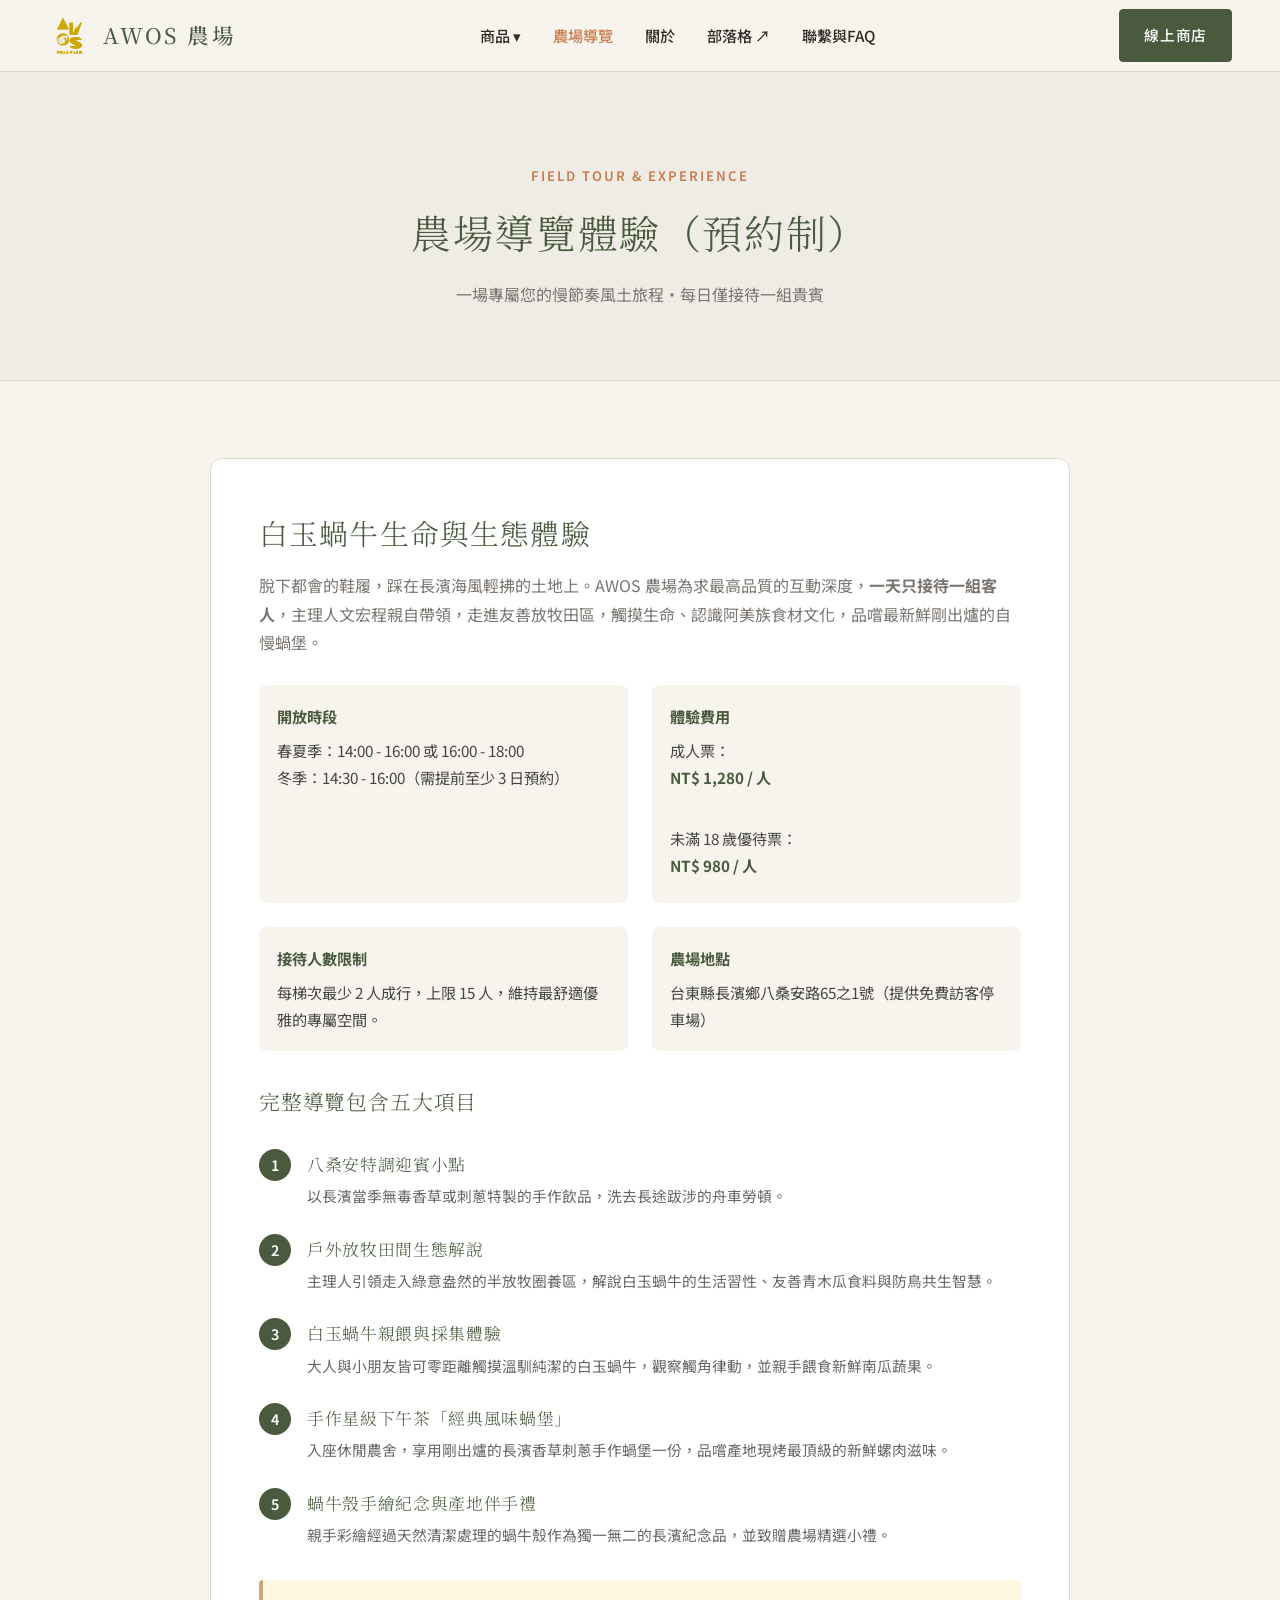
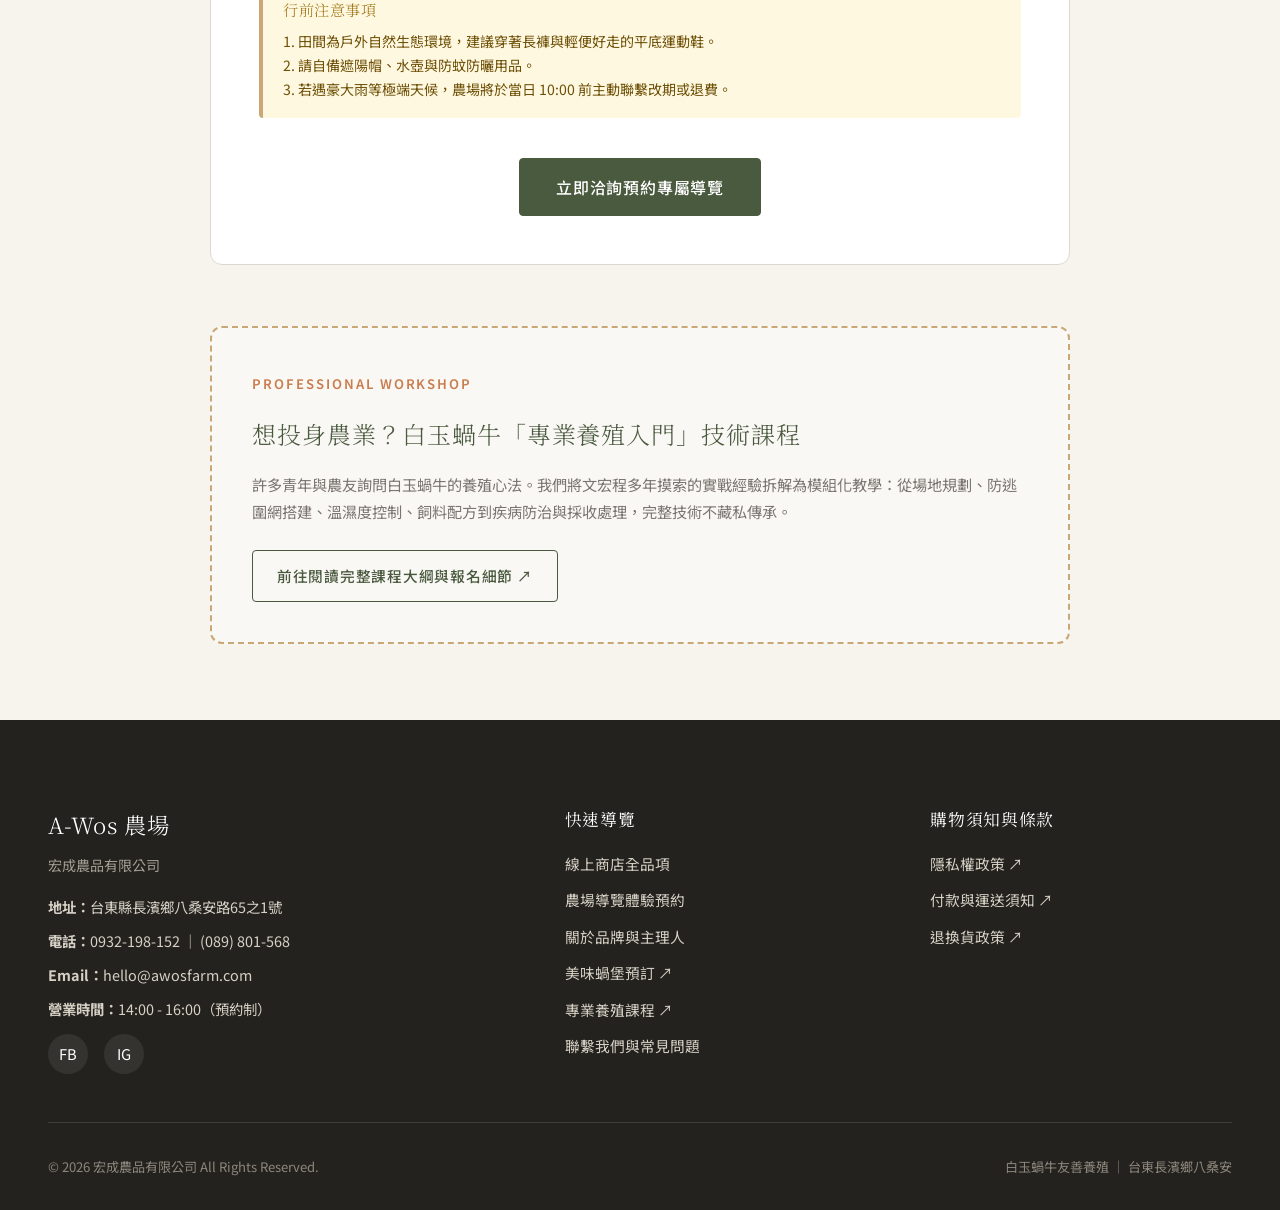
<file: tour.html>
<!DOCTYPE html>
<html lang="zh-Hant-TW">
<head>
  <meta charset="UTF-8">
  <meta name="viewport" content="width=device-width, initial-scale=1.0">
  <title>農場導覽預約 ｜ AWOS 農場 - 台東長濱白玉蝸牛生態體驗</title>
  <meta name="description" content="台東長濱 AWOS 農場生態導覽：每日限定一組貴賓，享受田間導覽、蝸牛親餵採集、私房手作蝸堡下午茶與蝸牛殼彩繪。附專業養殖技術入門課程介紹。">
  <meta property="og:title" content="農場導覽預約 ｜ AWOS 農場">
  <meta property="og:description" content="成人票 NT$1,280、未滿 18 歲 NT$980。每日只接一組客人，體驗太平洋海風與有機田園的生命溫度。">
  <meta property="og:image" content="assets/tour-guest.jpg">
  <meta property="og:type" content="article">
  <link rel="stylesheet" href="css/main.css">
  <style>
    .tour-hero {
      padding: clamp(120px, 15vw, 160px) clamp(20px, 4vw, 48px) clamp(48px, 6vw, 72px);
      text-align: center;
      background: var(--awos-alt-bg);
      border-bottom: 1px solid var(--awos-border);
    }
    .tour-content-wrap {
      max-width: 900px;
      margin: 0 auto;
      padding: clamp(48px, 6vw, 80px) 20px;
    }
    .tour-info-card {
      background: #FFFFFF;
      border: 1px solid var(--awos-border);
      border-radius: 12px;
      padding: clamp(28px, 5vw, 48px);
      margin-bottom: 40px;
    }
    .tour-detail-grid {
      display: grid;
      grid-template-columns: repeat(2, 1fr);
      gap: 24px;
      margin: 28px 0;
    }
    @media (max-width: 640px) {
      .tour-detail-grid {
        grid-template-columns: 1fr;
      }
    }
    .tour-detail-item {
      padding: 18px;
      background: var(--awos-bg);
      border-radius: 8px;
    }
    .tour-detail-item strong {
      display: block;
      color: var(--awos-primary);
      margin-bottom: 6px;
      font-size: 0.95rem;
    }
    .tour-flow-list {
      list-style: none;
      margin: 28px 0;
      counter-reset: flow-step;
    }
    .tour-flow-item {
      position: relative;
      padding-left: 48px;
      margin-bottom: 24px;
    }
    .tour-flow-item::before {
      counter-increment: flow-step;
      content: counter(flow-step);
      position: absolute;
      left: 0;
      top: 0;
      width: 32px;
      height: 32px;
      background: var(--awos-primary);
      color: #FFF;
      border-radius: 50%;
      display: flex;
      align-items: center;
      justify-content: center;
      font-weight: 600;
      font-size: 0.9rem;
    }
    .course-card {
      background: #FAF8F5;
      border: 2px dashed var(--awos-secondary);
      border-radius: 12px;
      padding: clamp(24px, 4vw, 40px);
      margin-top: 60px;
    }
  </style>
</head>
<body>

  <!-- 固定 Header -->
  <header class="awos-header solid-bg">
    <a href="index.html" class="awos-header__logo">
      <img src="assets/logo_x.png" alt="AWOS 農場 Logo" class="awos-header__logo-img" onerror="this.style.display='none'; this.nextElementSibling.style.display='inline-flex';">
      <span class="awos-header__logo-fallback" style="display:none;">A</span>
      <span class="awos-header__logo-title">AWOS 農場</span>
    </a>

    <nav class="awos-header__nav">
      <ul class="awos-nav__list">
        <li class="awos-nav__item awos-dropdown">
          <a href="shop.html" class="awos-nav__link">商品 ▾</a>
          <ul class="awos-dropdown__menu">
            <li class="awos-dropdown__item"><a href="shop.html#escargot">白玉螺肉</a></li>
            <li class="awos-dropdown__item"><a href="shop.html#bao">美味蝸堡</a></li>
            <li class="awos-dropdown__item"><a href="shop.html#rice">有機米</a></li>
            <li class="awos-dropdown__item"><a href="shop.html#cosmetics">美妝面膜</a></li>
            <li class="awos-dropdown__item"><a href="shop.html#instant">即食調理</a></li>
          </ul>
        </li>
        <li class="awos-nav__item"><a href="tour.html" class="awos-nav__link active">農場導覽</a></li>
        <li class="awos-nav__item"><a href="about.html" class="awos-nav__link">關於</a></li>
        <li class="awos-nav__item"><a href="https://awosfarm.com/blog/" target="_blank" rel="noopener noreferrer" class="awos-nav__link">部落格 ↗</a></li>
        <li class="awos-nav__item"><a href="contact.html" class="awos-nav__link">聯繫與FAQ</a></li>
      </ul>
    </nav>

    <div class="awos-header__action">
      <a href="shop.html" class="awos-btn-primary">線上商店</a>
      <button class="awos-hamburger" aria-label="選單開關" aria-expanded="false">
        <span class="awos-hamburger__line"></span>
        <span class="awos-hamburger__line"></span>
        <span class="awos-hamburger__line"></span>
      </button>
    </div>
  </header>

  <!-- 手機抽屜選單 -->
  <div class="awos-mobile-menu">
    <ul class="awos-mobile-nav">
      <li class="awos-mobile-nav__item">
        <a href="shop.html" class="awos-mobile-nav__link">商品總覽</a>
        <div class="awos-mobile-subnav">
          <a href="shop.html#escargot">白玉螺肉</a>
          <a href="shop.html#bao">美味蝸堡</a>
          <a href="shop.html#rice">有機米</a>
          <a href="shop.html#cosmetics">美妝面膜</a>
          <a href="shop.html#instant">即食調理</a>
        </div>
      </li>
      <li class="awos-mobile-nav__item"><a href="tour.html" class="awos-mobile-nav__link">農場導覽</a></li>
      <li class="awos-mobile-nav__item"><a href="about.html" class="awos-mobile-nav__link">關於 AWOS</a></li>
      <li class="awos-mobile-nav__item"><a href="https://awosfarm.com/blog/" target="_blank" rel="noopener noreferrer" class="awos-mobile-nav__link">部落格 ↗</a></li>
      <li class="awos-mobile-nav__item"><a href="contact.html" class="awos-mobile-nav__link">聯繫與FAQ</a></li>
      <li class="awos-mobile-nav__item" style="margin-top: 16px;">
        <a href="shop.html" class="awos-btn-primary" style="width: 100%;">進入線上商店</a>
      </li>
    </ul>
  </div>

  <main>
    <!-- 頁面 Header -->
    <section class="tour-hero awos-reveal">
      <span class="awos-section__tag">FIELD TOUR & EXPERIENCE</span>
      <h1 class="awos-section__title">農場導覽體驗（預約制）</h1>
      <p class="awos-section__desc">一場專屬您的慢節奏風土旅程・每日僅接待一組貴賓</p>
    </section>

    <div class="tour-content-wrap">
      <!-- 導覽完整說明卡片 -->
      <article class="tour-info-card awos-reveal">
        <h2 style="font-size: 1.8rem; margin-bottom: 12px; color: var(--awos-primary);">白玉蝸牛生命與生態體驗</h2>
        <p style="color: var(--awos-text-muted); font-size: 1rem; line-height: 1.8;">
          脫下都會的鞋履，踩在長濱海風輕拂的土地上。AWOS 農場為求最高品質的互動深度，<strong>一天只接待一組客人</strong>，主理人文宏程親自帶領，走進友善放牧田區，觸摸生命、認識阿美族食材文化，品嚐最新鮮剛出爐的自慢蝸堡。
        </p>

        <!-- 規格資訊 -->
        <div class="tour-detail-grid">
          <div class="tour-detail-item">
            <strong>開放時段</strong>
            <p style="font-size: 0.95rem; margin: 0; color: #444;">
              春夏季：14:00 - 16:00 或 16:00 - 18:00<br>
              冬季：14:30 - 16:00（需提前至少 3 日預約）
            </p>
          </div>
          <div class="tour-detail-item">
            <strong>體驗費用</strong>
            <p style="font-size: 0.95rem; margin: 0; color: #444;">
              成人票：<strong>NT$ 1,280 / 人</strong><br>
              未滿 18 歲優待票：<strong>NT$ 980 / 人</strong>
            </p>
          </div>
          <div class="tour-detail-item">
            <strong>接待人數限制</strong>
            <p style="font-size: 0.95rem; margin: 0; color: #444;">
              每梯次最少 2 人成行，上限 15 人，維持最舒適優雅的專屬空間。
            </p>
          </div>
          <div class="tour-detail-item">
            <strong>農場地點</strong>
            <p style="font-size: 0.95rem; margin: 0; color: #444;">
              台東縣長濱鄉八桑安路65之1號（提供免費訪客停車場）
            </p>
          </div>
        </div>

        <!-- 包含項目 -->
        <h3 style="font-size: 1.3rem; margin: 32px 0 16px; color: var(--awos-primary);">完整導覽包含五大項目</h3>
        <ol class="tour-flow-list">
          <li class="tour-flow-item">
            <h4 style="font-size: 1.05rem; margin-bottom: 4px; color: var(--awos-primary);">八桑安特調迎賓小點</h4>
            <p style="font-size: 0.92rem; color: #666; margin: 0;">以長濱當季無毒香草或刺蔥特製的手作飲品，洗去長途跋涉的舟車勞頓。</p>
          </li>
          <li class="tour-flow-item">
            <h4 style="font-size: 1.05rem; margin-bottom: 4px; color: var(--awos-primary);">戶外放牧田間生態解說</h4>
            <p style="font-size: 0.92rem; color: #666; margin: 0;">主理人引領走入綠意盎然的半放牧圈養區，解說白玉蝸牛的生活習性、友善青木瓜食料與防鳥共生智慧。</p>
          </li>
          <li class="tour-flow-item">
            <h4 style="font-size: 1.05rem; margin-bottom: 4px; color: var(--awos-primary);">白玉蝸牛親餵與採集體驗</h4>
            <p style="font-size: 0.92rem; color: #666; margin: 0;">大人與小朋友皆可零距離觸摸溫馴純潔的白玉蝸牛，觀察觸角律動，並親手餵食新鮮南瓜蔬果。</p>
          </li>
          <li class="tour-flow-item">
            <h4 style="font-size: 1.05rem; margin-bottom: 4px; color: var(--awos-primary);">手作星級下午茶「經典風味蝸堡」</h4>
            <p style="font-size: 0.92rem; color: #666; margin: 0;">入座休閒農舍，享用剛出爐的長濱香草刺蔥手作蝸堡一份，品嚐產地現烤最頂級的新鮮螺肉滋味。</p>
          </li>
          <li class="tour-flow-item">
            <h4 style="font-size: 1.05rem; margin-bottom: 4px; color: var(--awos-primary);">蝸牛殼手繪紀念與產地伴手禮</h4>
            <p style="font-size: 0.92rem; color: #666; margin: 0;">親手彩繪經過天然清潔處理的蝸牛殼作為獨一無二的長濱紀念品，並致贈農場精選小禮。</p>
          </li>
        </ol>

        <!-- 限制與溫馨提醒 -->
        <div style="background: #FFF8E1; border-left: 4px solid var(--awos-secondary); padding: 16px 20px; border-radius: 4px; margin-top: 32px;">
          <h4 style="color: #9E7412; font-size: 0.95rem; margin-bottom: 6px;">行前注意事項</h4>
          <p style="font-size: 0.88rem; color: #6D5006; margin: 0; line-height: 1.7;">
            1. 田間為戶外自然生態環境，建議穿著長褲與輕便好走的平底運動鞋。<br>
            2. 請自備遮陽帽、水壺與防蚊防曬用品。<br>
            3. 若遇豪大雨等極端天候，農場將於當日 10:00 前主動聯繫改期或退費。
          </p>
        </div>

        <div style="text-align: center; margin-top: 40px;">
          <a href="contact.html#contact-placeholder" class="awos-btn-primary" style="padding: 14px 36px; font-size: 1rem;">
            立即洽詢預約專屬導覽
          </a>
        </div>
      </article>

      <!-- 專業養殖入門外連區塊 -->
      <section class="course-card awos-reveal">
        <span class="awos-section__tag">PROFESSIONAL WORKSHOP</span>
        <h3 style="font-size: 1.5rem; margin: 8px 0 16px; color: var(--awos-primary);">想投身農業？白玉蝸牛「專業養殖入門」技術課程</h3>
        <p style="font-size: 0.95rem; color: var(--awos-text-muted); line-height: 1.8; margin-bottom: 24px;">
          許多青年與農友詢問白玉蝸牛的養殖心法。我們將文宏程多年摸索的實戰經驗拆解為模組化教學：從場地規劃、防逃圍網搭建、溫濕度控制、飼料配方到疾病防治與採收處理，完整技術不藏私傳承。
        </p>
        <a href="https://awosfarm.com/learn-from-the-best/" target="_blank" rel="noopener noreferrer" class="awos-btn-secondary">
          前往閱讀完整課程大綱與報名細節 ↗
        </a>
      </section>
    </div>
  </main>

  <!-- 全站共用 Footer -->
  <footer class="awos-footer">
    <div class="awos-footer__inner">
      <div>
        <h3 class="awos-footer__brand-title">A-Wos 農場</h3>
        <p class="awos-footer__company">宏成農品有限公司</p>
        <ul class="awos-footer__info-list">
          <li><strong>地址：</strong>台東縣長濱鄉八桑安路65之1號</li>
          <li><strong>電話：</strong>0932-198-152 ｜ (089) 801-568</li>
          <li><strong>Email：</strong>hello@awosfarm.com</li>
          <li><strong>營業時間：</strong>14:00 - 16:00（預約制）</li>
        </ul>
        <div class="awos-footer__social">
          <a href="https://www.facebook.com/awossnailfarm" target="_blank" rel="noopener noreferrer" aria-label="Facebook">FB</a>
          <a href="https://www.instagram.com/awos_farm" target="_blank" rel="noopener noreferrer" aria-label="Instagram">IG</a>
        </div>
      </div>

      <div>
        <h4 class="awos-footer__title">快速導覽</h4>
        <ul class="awos-footer__links">
          <li><a href="shop.html">線上商店全品項</a></li>
          <li><a href="tour.html">農場導覽體驗預約</a></li>
          <li><a href="about.html">關於品牌與主理人</a></li>
          <li><a href="https://awosfarm.com/bao/" target="_blank" rel="noopener noreferrer">美味蝸堡預訂 ↗</a></li>
          <li><a href="https://awosfarm.com/learn-from-the-best/" target="_blank" rel="noopener noreferrer">專業養殖課程 ↗</a></li>
          <li><a href="contact.html">聯繫我們與常見問題</a></li>
        </ul>
      </div>

      <div>
        <h4 class="awos-footer__title">購物須知與條款</h4>
        <ul class="awos-footer__links">
          <li><a href="https://awosfarm.com/privacy-policy/" target="_blank" rel="noopener noreferrer">隱私權政策 ↗</a></li>
          <li><a href="https://awosfarm.com/payment-and-delivery/" target="_blank" rel="noopener noreferrer">付款與運送須知 ↗</a></li>
          <li><a href="https://awosfarm.com/refund-and-returns-policy/" target="_blank" rel="noopener noreferrer">退換貨政策 ↗</a></li>
        </ul>
      </div>
    </div>

    <div class="awos-footer__bottom">
      <p>© 2026 宏成農品有限公司 All Rights Reserved.</p>
      <p>白玉蝸牛友善養殖 ｜ 台東長濱鄉八桑安</p>
    </div>
  </footer>

  <script src="js/main.js"></script>
</body>
</html>
</file>
<file: css/main.css>
/* ============================================================
   AWOS 農場 — 全站共用樣式 (main.css)
   視覺設計代幣：
   --awos-primary:   #4A5A3F (田野墨綠)
   --awos-secondary: #C9A876 (暖沙棕)
   --awos-accent:    #C97C4D (陶土橘)
   --awos-bg:        #F7F4EE (米白)
   --awos-text:      #2E2A24 (深灰棕)
   轉場：按鈕 0.25s ease-out；捲動淡入 0.8s cubic-bezier(0.165, 0.84, 0.44, 1)
   ============================================================ */

@import url('https://fonts.googleapis.com/css2?family=Noto+Sans+TC:wght@300;400;500;700&family=Noto+Serif+TC:wght@300;400;500;600&display=swap');

:root {
  --awos-primary:    #4A5A3F;
  --awos-secondary:  #C9A876;
  --awos-accent:     #C97C4D;
  --awos-bg:         #F7F4EE;
  --awos-text:       #2E2A24;
  --awos-text-muted: #7A7570;
  --awos-border:     #DDD8CF;
  --awos-card-bg:    #FFFFFF;
  --awos-alt-bg:     #EFECE5;

  --font-heading: 'Noto Serif TC', serif;
  --font-body:    'Noto Sans TC', sans-serif;

  --transition-btn:    all 0.25s ease-out;
  --transition-reveal: opacity 0.8s cubic-bezier(0.165, 0.84, 0.44, 1), transform 0.8s cubic-bezier(0.165, 0.84, 0.44, 1);
  --transition-header: background-color 0.4s ease, border-color 0.4s ease, box-shadow 0.4s ease;

  --header-height: 72px;
  --sticky-nav-height: 52px;
  --content-max: 1200px;
}

*, *::before, *::after {
  box-sizing: border-box;
  margin: 0;
  padding: 0;
}

html {
  scroll-behavior: smooth;
  scroll-padding-top: calc(var(--header-height) + var(--sticky-nav-height) + 16px);
}

body {
  background-color: var(--awos-bg);
  color: var(--awos-text);
  font-family: var(--font-body);
  line-height: 1.8;
  font-size: 1rem;
  overflow-x: hidden;
  -webkit-font-smoothing: antialiased;
}

body.no-scroll {
  overflow: hidden;
}

h1, h2, h3, h4 {
  font-family: var(--font-heading);
  color: var(--awos-primary);
  font-weight: 300;
  letter-spacing: 0.04em;
}

a {
  color: inherit;
  text-decoration: none;
}

img {
  max-width: 100%;
  height: auto;
  display: block;
}

/* ── 捲動淡入特效 ── */
.awos-reveal {
  opacity: 0;
  transform: translateY(32px);
  transition: var(--transition-reveal);
  will-change: opacity, transform;
}
.awos-reveal.active {
  opacity: 1;
  transform: translateY(0);
}

/* ── 按鈕系統 ── */
.awos-btn-primary {
  display: inline-flex;
  align-items: center;
  justify-content: center;
  background-color: var(--awos-primary);
  color: #FFFFFF !important;
  font-family: var(--font-body);
  font-size: 0.92rem;
  font-weight: 500;
  letter-spacing: 0.05em;
  padding: 12px 24px;
  border-radius: 4px;
  border: 1px solid var(--awos-primary);
  cursor: pointer;
  transition: var(--transition-btn);
  text-align: center;
}
.awos-btn-primary:hover {
  background-color: #384530;
  border-color: #384530;
  transform: translateY(-2px);
  box-shadow: 0 4px 12px rgba(74, 90, 63, 0.25);
}

.awos-btn-secondary {
  display: inline-flex;
  align-items: center;
  justify-content: center;
  background-color: transparent;
  color: var(--awos-primary) !important;
  font-family: var(--font-body);
  font-size: 0.92rem;
  font-weight: 500;
  letter-spacing: 0.05em;
  padding: 12px 24px;
  border-radius: 4px;
  border: 1px solid var(--awos-primary);
  cursor: pointer;
  transition: var(--transition-btn);
  text-align: center;
}
.awos-btn-secondary:hover {
  background-color: var(--awos-primary);
  color: #FFFFFF !important;
  transform: translateY(-2px);
}

/* ── 固定 Header ── */
.awos-header {
  position: fixed;
  top: 0;
  left: 0;
  right: 0;
  height: var(--header-height);
  z-index: 1000;
  display: flex;
  align-items: center;
  justify-content: space-between;
  padding: 0 clamp(20px, 4vw, 48px);
  background-color: transparent;
  transition: var(--transition-header);
}
.awos-header.scrolled {
  background-color: rgba(247, 244, 238, 0.96);
  backdrop-filter: blur(8px);
  border-bottom: 1px solid var(--awos-border);
  box-shadow: 0 2px 16px rgba(46, 42, 36, 0.05);
}
.awos-header.solid-bg {
  background-color: rgba(247, 244, 238, 0.96);
  backdrop-filter: blur(8px);
  border-bottom: 1px solid var(--awos-border);
}

.awos-header__logo {
  display: flex;
  align-items: center;
  gap: 12px;
  text-decoration: none;
}
.awos-header__logo-img {
  height: 40px;
  width: auto;
  object-fit: contain;
}
.awos-header__logo-fallback {
  width: 40px;
  height: 40px;
  background: var(--awos-primary);
  color: #FFF;
  display: inline-flex;
  align-items: center;
  justify-content: center;
  border-radius: 50%;
  font-family: var(--font-heading);
  font-size: 1rem;
}
.awos-header__logo-title {
  font-family: var(--font-heading);
  font-size: 1.35rem;
  font-weight: 500;
  color: var(--awos-primary);
  letter-spacing: 0.12em;
}

/* 桌機導覽選單 */
.awos-header__nav {
  display: flex;
  align-items: center;
  gap: 28px;
}
.awos-nav__list {
  display: flex;
  align-items: center;
  gap: 24px;
  list-style: none;
}
.awos-nav__item {
  position: relative;
}
.awos-nav__link {
  font-size: 0.95rem;
  font-weight: 500;
  color: var(--awos-text);
  padding: 8px 4px;
  display: flex;
  align-items: center;
  gap: 4px;
  transition: color 0.2s;
}
.awos-nav__link:hover,
.awos-nav__link.active {
  color: var(--awos-accent);
}

/* 下拉選單 */
.awos-dropdown {
  position: relative;
}
.awos-dropdown__menu {
  position: absolute;
  top: 100%;
  left: 0;
  min-width: 160px;
  background: #FFFFFF;
  border: 1px solid var(--awos-border);
  border-radius: 6px;
  box-shadow: 0 8px 24px rgba(46, 42, 36, 0.1);
  padding: 8px 0;
  list-style: none;
  opacity: 0;
  visibility: hidden;
  transform: translateY(10px);
  transition: all 0.25s ease;
  z-index: 100;
}
.awos-dropdown:hover .awos-dropdown__menu {
  opacity: 1;
  visibility: visible;
  transform: translateY(0);
}
.awos-dropdown__item a {
  display: block;
  padding: 8px 18px;
  font-size: 0.88rem;
  color: var(--awos-text);
  transition: background 0.15s, color 0.15s;
}
.awos-dropdown__item a:hover {
  background: var(--awos-bg);
  color: var(--awos-accent);
}

/* 右側線上商店按鈕 */
.awos-header__action {
  display: flex;
  align-items: center;
  gap: 16px;
}

/* 漢堡選單按鈕 */
.awos-hamburger {
  display: none;
  flex-direction: column;
  justify-content: center;
  align-items: center;
  width: 44px;
  height: 44px;
  background: transparent;
  border: none;
  cursor: pointer;
  padding: 0;
  z-index: 1100;
}
.awos-hamburger__line {
  width: 24px;
  height: 2px;
  background-color: var(--awos-primary);
  margin: 3px 0;
  transition: all 0.3s ease;
}
.awos-hamburger.open .awos-hamburger__line:nth-child(1) {
  transform: translateY(8px) rotate(45deg);
}
.awos-hamburger.open .awos-hamburger__line:nth-child(2) {
  opacity: 0;
}
.awos-hamburger.open .awos-hamburger__line:nth-child(3) {
  transform: translateY(-8px) rotate(-45deg);
}

/* 手機版抽屜導覽 */
.awos-mobile-menu {
  position: fixed;
  inset: 0;
  background-color: rgba(247, 244, 238, 0.98);
  backdrop-filter: blur(12px);
  z-index: 1050;
  display: flex;
  flex-direction: column;
  justify-content: center;
  align-items: center;
  padding: 40px 24px;
  opacity: 0;
  visibility: hidden;
  transition: opacity 0.35s ease, visibility 0.35s ease;
}
.awos-mobile-menu.open {
  opacity: 1;
  visibility: visible;
}
.awos-mobile-nav {
  list-style: none;
  text-align: center;
  display: flex;
  flex-direction: column;
  gap: 20px;
  max-width: 320px;
  width: 100%;
}
.awos-mobile-nav__item {
  opacity: 0;
  transform: translateY(16px);
  transition: opacity 0.4s ease, transform 0.4s ease;
}
.awos-mobile-menu.open .awos-mobile-nav__item {
  opacity: 1;
  transform: translateY(0);
}
.awos-mobile-nav__link {
  font-family: var(--font-heading);
  font-size: 1.4rem;
  color: var(--awos-primary);
  display: block;
  padding: 6px 0;
}
.awos-mobile-subnav {
  list-style: none;
  margin-top: 8px;
  display: flex;
  flex-direction: column;
  gap: 6px;
}
.awos-mobile-subnav a {
  font-size: 0.95rem;
  color: var(--awos-text-muted);
}

/* ── Hero 區塊 ── */
.awos-hero {
  position: relative;
  width: 100%;
  min-height: 88vh;
  display: flex;
  align-items: center;
  justify-content: center;
  text-align: center;
  padding: 120px 20px 80px;
  background-color: #E2DBD0;
  background-size: cover;
  background-position: center;
  background-repeat: no-repeat;
  overflow: hidden;
}
.awos-hero::before {
  content: '';
  position: absolute;
  inset: 0;
  background: linear-gradient(180deg, rgba(46, 42, 36, 0.45) 0%, rgba(46, 42, 36, 0.6) 100%);
  z-index: 1;
}
.awos-hero__content {
  position: relative;
  z-index: 2;
  max-width: 760px;
  color: #FFFFFF;
}
.awos-hero__title {
  font-family: var(--font-heading);
  font-size: clamp(2rem, 5vw, 3.4rem);
  font-weight: 300;
  line-height: 1.35;
  color: #FFFFFF;
  margin-bottom: 24px;
  letter-spacing: 0.08em;
  text-shadow: 0 2px 12px rgba(0, 0, 0, 0.3);
}
.awos-hero__subtitle {
  font-size: clamp(1rem, 2vw, 1.25rem);
  font-weight: 300;
  color: #F7F4EE;
  margin-bottom: 40px;
  letter-spacing: 0.06em;
  opacity: 0.92;
}
.awos-hero__btn {
  display: inline-flex;
  align-items: center;
  gap: 8px;
  padding: 10px 24px;
  border-radius: 30px;
  border: 1px solid rgba(255, 255, 255, 0.7);
  background: rgba(255, 255, 255, 0.15);
  color: #FFFFFF !important;
  font-size: 0.95rem;
  backdrop-filter: blur(4px);
  transition: all 0.3s;
}
.awos-hero__btn:hover {
  background: rgba(255, 255, 255, 0.3);
  border-color: #FFFFFF;
  transform: translateY(2px);
}

/* ── 分類快速跳轉列 (sticky) ── */
.awos-sticky-nav {
  position: sticky;
  top: var(--header-height);
  left: 0;
  right: 0;
  height: var(--sticky-nav-height);
  background: #FFFFFF;
  border-bottom: 1px solid var(--awos-border);
  z-index: 900;
  display: flex;
  align-items: center;
  justify-content: center;
  box-shadow: 0 2px 10px rgba(46, 42, 36, 0.04);
  transition: transform 0.3s ease, opacity 0.3s ease;
}
.awos-sticky-nav.hidden-on-hero {
  display: none;
}
.awos-sticky-nav__inner {
  display: flex;
  align-items: center;
  gap: clamp(8px, 2vw, 28px);
  overflow-x: auto;
  white-space: nowrap;
  padding: 0 20px;
  scrollbar-width: none;
  max-width: var(--content-max);
  width: 100%;
  justify-content: center;
}
.awos-sticky-nav__inner::-webkit-scrollbar {
  display: none;
}
.awos-sticky-nav__link {
  display: inline-block;
  font-size: 0.92rem;
  font-weight: 500;
  color: var(--awos-text);
  padding: 6px 14px;
  border-radius: 20px;
  transition: all 0.2s;
  flex-shrink: 0;
}
.awos-sticky-nav__link:hover {
  color: var(--awos-accent);
  background: var(--awos-bg);
}
.awos-sticky-nav__link.active {
  background: var(--awos-primary);
  color: #FFFFFF !important;
}

/* ── 商品網格與卡片規格 ── */
.awos-section {
  padding: clamp(64px, 8vw, 100px) clamp(20px, 4vw, 48px);
  max-width: var(--content-max);
  margin: 0 auto;
}
.awos-section--alt {
  background-color: var(--awos-alt-bg);
  max-width: 100%;
}
.awos-section--alt .awos-section__inner {
  max-width: var(--content-max);
  margin: 0 auto;
  padding: 0 clamp(20px, 4vw, 48px);
}

.awos-section__header {
  text-align: center;
  margin-bottom: clamp(36px, 5vw, 56px);
}
.awos-section__tag {
  display: inline-block;
  font-size: 0.82rem;
  font-weight: 600;
  letter-spacing: 0.15em;
  color: var(--awos-accent);
  text-transform: uppercase;
  margin-bottom: 8px;
}
.awos-section__title {
  font-size: clamp(1.8rem, 3.5vw, 2.5rem);
  margin-bottom: 12px;
}
.awos-section__desc {
  font-size: 1rem;
  color: var(--awos-text-muted);
  max-width: 600px;
  margin: 0 auto;
}

/* 三欄、兩欄、單欄 Grid */
.awos-product-grid {
  display: grid;
  grid-template-columns: repeat(3, 1fr);
  gap: clamp(20px, 3vw, 36px);
}
@media (max-width: 992px) {
  .awos-product-grid {
    grid-template-columns: repeat(2, 1fr);
  }
}
@media (max-width: 600px) {
  .awos-product-grid {
    grid-template-columns: 1fr;
  }
}

/* 單張商品卡片 */
.awos-card {
  background: var(--awos-card-bg);
  border-radius: 8px;
  border: 1px solid var(--awos-border);
  overflow: hidden;
  display: flex;
  flex-direction: column;
  transition: transform 0.3s ease, box-shadow 0.3s ease;
}
.awos-card:hover {
  transform: translateY(-4px);
  box-shadow: 0 12px 28px rgba(46, 42, 36, 0.08);
}
.awos-card__img-wrap {
  position: relative;
  width: 100%;
  aspect-ratio: 4 / 3;
  overflow: hidden;
  background-color: #E2DBD0;
}
.awos-card__img {
  width: 100%;
  height: 100%;
  object-fit: cover;
  transition: transform 0.6s cubic-bezier(0.165, 0.84, 0.44, 1);
}
.awos-card:hover .awos-card__img {
  transform: scale(1.04);
}
.awos-card__badge {
  position: absolute;
  top: 12px;
  right: 12px;
  background: var(--awos-primary);
  color: #FFFFFF;
  font-size: 0.78rem;
  padding: 4px 10px;
  border-radius: 4px;
  letter-spacing: 0.04em;
}
.awos-card__body {
  padding: 24px;
  display: flex;
  flex-direction: column;
  flex: 1;
}
.awos-card__title {
  font-size: 1.25rem;
  font-weight: 400;
  margin-bottom: 6px;
  color: var(--awos-primary);
}
.awos-card__spec {
  font-size: 0.88rem;
  color: var(--awos-text-muted);
  margin-bottom: 16px;
  line-height: 1.5;
  min-height: 2.7em;
}
.awos-card__footer {
  margin-top: auto;
  display: flex;
  align-items: center;
  justify-content: space-between;
  gap: 12px;
  padding-top: 16px;
  border-top: 1px solid #F0ECE4;
}
.awos-card__price {
  font-family: var(--font-heading);
  font-size: 1.15rem;
  color: var(--awos-accent);
  font-weight: 500;
}
.awos-card__price--inquiry {
  font-size: 0.95rem;
  color: var(--awos-text-muted);
  font-family: var(--font-body);
}

/* ── 蝸堡單張特色卡片 ── */
.awos-bao-card {
  max-width: 880px;
  margin: 0 auto;
  background: #FFFFFF;
  border-radius: 12px;
  border: 1px solid var(--awos-border);
  overflow: hidden;
  display: grid;
  grid-template-columns: 1.1fr 1fr;
  align-items: center;
}
@media (max-width: 768px) {
  .awos-bao-card {
    grid-template-columns: 1fr;
  }
}
.awos-bao-card__img-wrap {
  width: 100%;
  height: 100%;
  min-height: 320px;
  aspect-ratio: 4 / 3;
  overflow: hidden;
  background: #E2DBD0;
}
.awos-bao-card__img {
  width: 100%;
  height: 100%;
  object-fit: cover;
  transition: transform 0.6s ease;
}
.awos-bao-card:hover .awos-bao-card__img {
  transform: scale(1.04);
}
.awos-bao-card__body {
  padding: clamp(24px, 4vw, 44px);
}

/* ── 農場導覽獨立體驗區塊 ── */
.awos-tour-block {
  background: var(--awos-primary);
  color: #F7F4EE;
  border-radius: 12px;
  padding: clamp(36px, 5vw, 64px);
  display: grid;
  grid-template-columns: 1.1fr 1fr;
  gap: clamp(32px, 5vw, 56px);
  align-items: center;
}
@media (max-width: 860px) {
  .awos-tour-block {
    grid-template-columns: 1fr;
  }
}
.awos-tour-block h3,
.awos-tour-block h2 {
  color: #FFFFFF;
}
.awos-tour__highlights {
  list-style: none;
  margin: 24px 0 32px;
  display: flex;
  flex-direction: column;
  gap: 12px;
}
.awos-tour__highlight-item {
  display: flex;
  align-items: flex-start;
  gap: 10px;
  font-size: 0.95rem;
  line-height: 1.6;
}
.awos-tour__highlight-item::before {
  content: '✦';
  color: var(--awos-secondary);
  font-size: 1rem;
}
.awos-tour__pricing {
  background: rgba(255, 255, 255, 0.08);
  border: 1px solid rgba(255, 255, 255, 0.15);
  border-radius: 8px;
  padding: 20px;
  margin-bottom: 24px;
}
.awos-tour__price-row {
  display: flex;
  justify-content: space-between;
  padding: 6px 0;
  border-bottom: 1px solid rgba(255, 255, 255, 0.1);
}
.awos-tour__price-row:last-child {
  border-bottom: none;
}
.awos-tour__img-gallery {
  display: flex;
  flex-direction: column;
  gap: 16px;
}
.awos-tour__img-wrap {
  width: 100%;
  aspect-ratio: 16 / 10;
  border-radius: 8px;
  overflow: hidden;
}
.awos-tour__img-wrap img {
  width: 100%;
  height: 100%;
  object-fit: cover;
}

/* ── 品牌精簡區塊 (首頁) ── */
.awos-story-preview {
  text-align: center;
  max-width: 780px;
  margin: 0 auto;
  padding: clamp(64px, 8vw, 100px) 20px;
}
.awos-story-preview__text {
  font-size: clamp(1.05rem, 2vw, 1.25rem);
  line-height: 2;
  color: var(--awos-text);
  margin-bottom: 32px;
}

/* ── 全站共用 Footer ── */
.awos-footer {
  background-color: #24221E;
  color: #D6D0C5;
  padding: clamp(60px, 8vw, 84px) clamp(20px, 4vw, 48px) 32px;
  font-size: 0.92rem;
}
.awos-footer__inner {
  max-width: var(--content-max);
  margin: 0 auto;
  display: grid;
  grid-template-columns: 1.5fr 1fr 1fr;
  gap: clamp(32px, 5vw, 64px);
  padding-bottom: 48px;
  border-bottom: 1px solid rgba(255, 255, 255, 0.12);
}
@media (max-width: 820px) {
  .awos-footer__inner {
    grid-template-columns: 1fr;
    gap: 36px;
  }
}
.awos-footer__brand-title {
  font-family: var(--font-heading);
  font-size: 1.4rem;
  color: #FFFFFF;
  margin-bottom: 8px;
}
.awos-footer__company {
  font-size: 0.88rem;
  color: #A39D93;
  margin-bottom: 16px;
}
.awos-footer__info-list {
  list-style: none;
  display: flex;
  flex-direction: column;
  gap: 8px;
  font-size: 0.9rem;
}
.awos-footer__title {
  color: #FFFFFF;
  font-size: 1.05rem;
  margin-bottom: 16px;
  font-weight: 400;
}
.awos-footer__links {
  list-style: none;
  display: flex;
  flex-direction: column;
  gap: 10px;
}
.awos-footer__links a {
  color: #D6D0C5;
  transition: color 0.2s;
}
.awos-footer__links a:hover {
  color: var(--awos-secondary);
}
.awos-footer__social {
  display: flex;
  gap: 16px;
  margin-top: 12px;
}
.awos-footer__social a {
  display: inline-flex;
  align-items: center;
  justify-content: center;
  width: 40px;
  height: 40px;
  border-radius: 50%;
  background: rgba(255, 255, 255, 0.08);
  color: #FFFFFF;
  transition: all 0.2s;
}
.awos-footer__social a:hover {
  background: var(--awos-primary);
}
.awos-footer__bottom {
  max-width: var(--content-max);
  margin: 32px auto 0;
  display: flex;
  justify-content: space-between;
  align-items: center;
  flex-wrap: wrap;
  gap: 16px;
  font-size: 0.82rem;
  color: #8C867C;
}

/* ── FAQ 摺疊元件 ── */
.awos-faq-list {
  max-width: 820px;
  margin: 0 auto;
  display: flex;
  flex-direction: column;
  gap: 16px;
}
.awos-faq-item {
  background: #FFFFFF;
  border: 1px solid var(--awos-border);
  border-radius: 8px;
  overflow: hidden;
}
.awos-faq-question {
  width: 100%;
  padding: 20px 24px;
  background: transparent;
  border: none;
  text-align: left;
  font-family: var(--font-heading);
  font-size: 1.15rem;
  color: var(--awos-primary);
  display: flex;
  justify-content: space-between;
  align-items: center;
  cursor: pointer;
  gap: 16px;
}
.awos-faq-icon {
  font-size: 1.2rem;
  transition: transform 0.3s;
  flex-shrink: 0;
}
.awos-faq-item.open .awos-faq-icon {
  transform: rotate(45deg);
}
.awos-faq-answer {
  max-height: 0;
  overflow: hidden;
  transition: max-height 0.35s ease, padding 0.35s ease;
  padding: 0 24px;
  color: #555;
  line-height: 1.8;
  font-size: 0.95rem;
}
.awos-faq-item.open .awos-faq-answer {
  max-height: 400px;
  padding: 0 24px 24px;
}

/* ── 佔位區塊 ── */
#contact-placeholder {
  scroll-margin-top: calc(var(--header-height) + 20px);
}

/* 響應式微調 */
@media (max-width: 900px) {
  .awos-header__nav {
    display: none;
  }
  .awos-hamburger {
    display: flex;
  }
}
</file>
